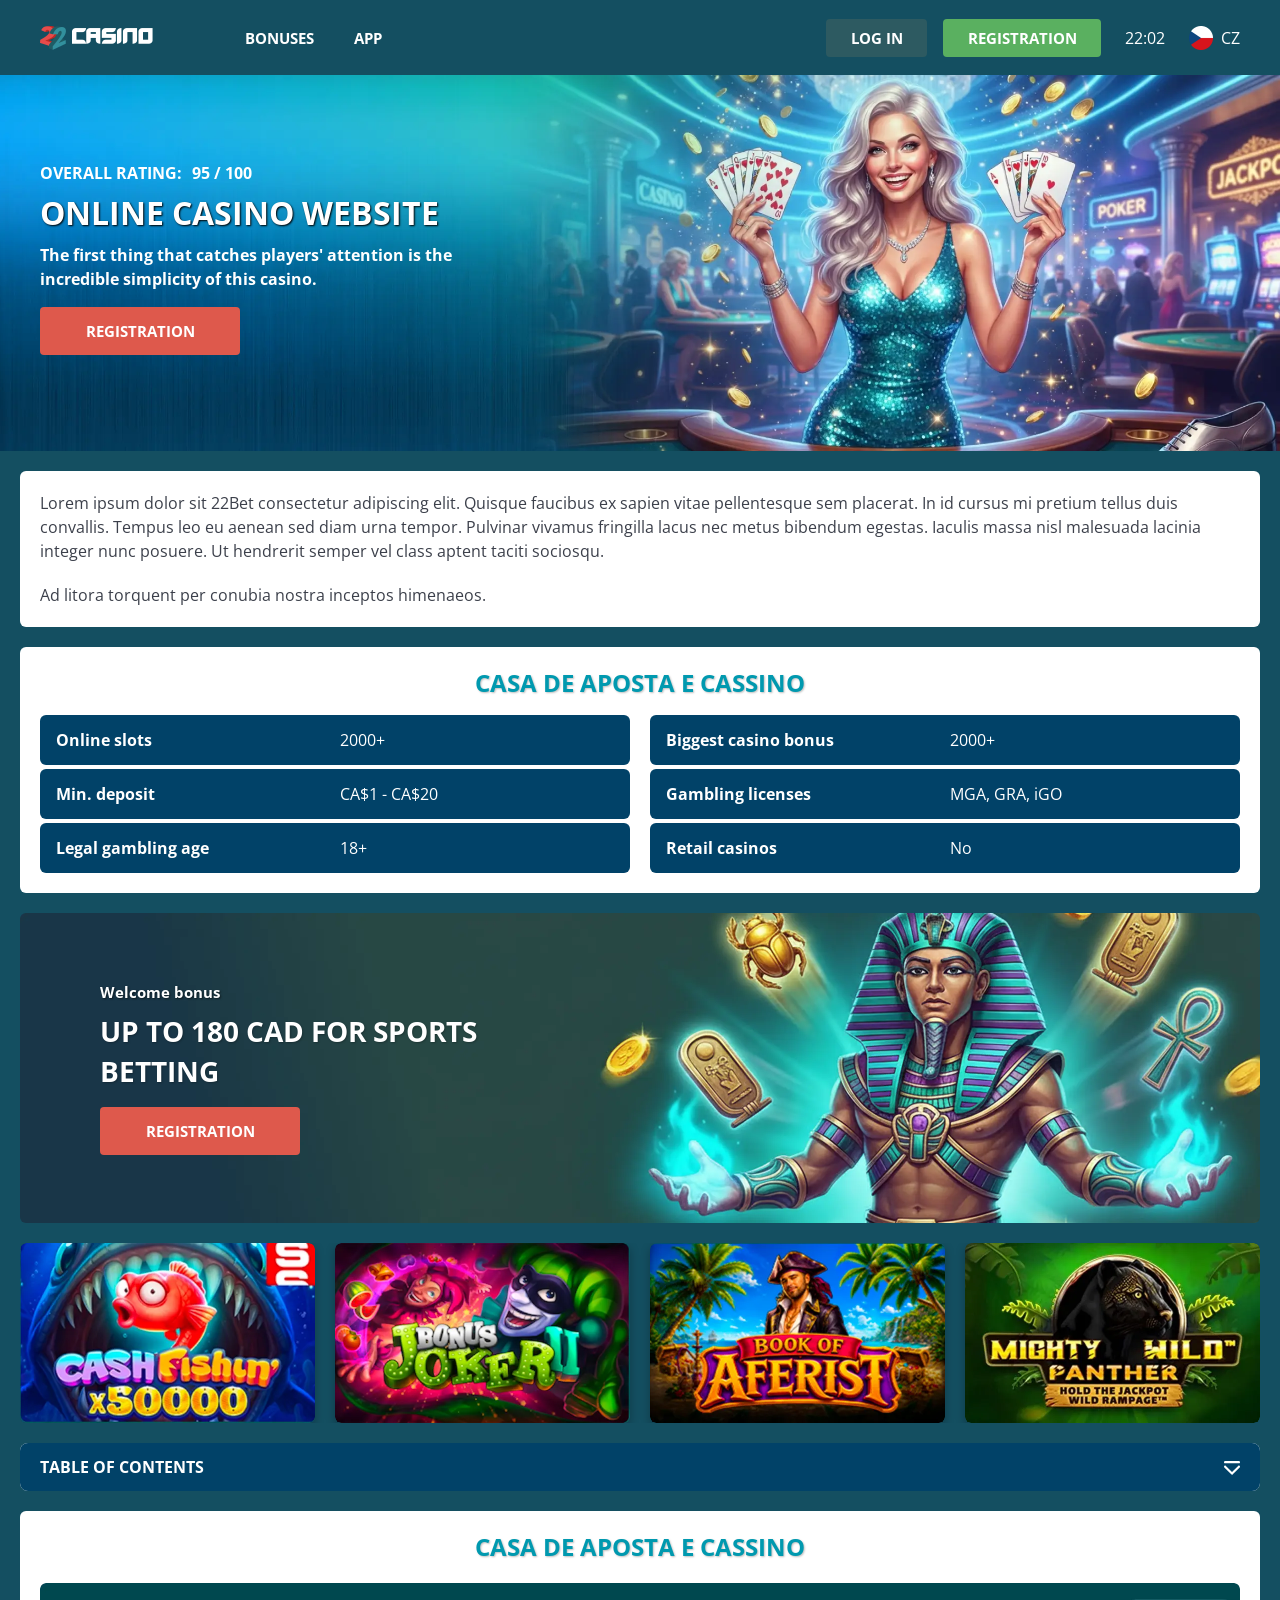
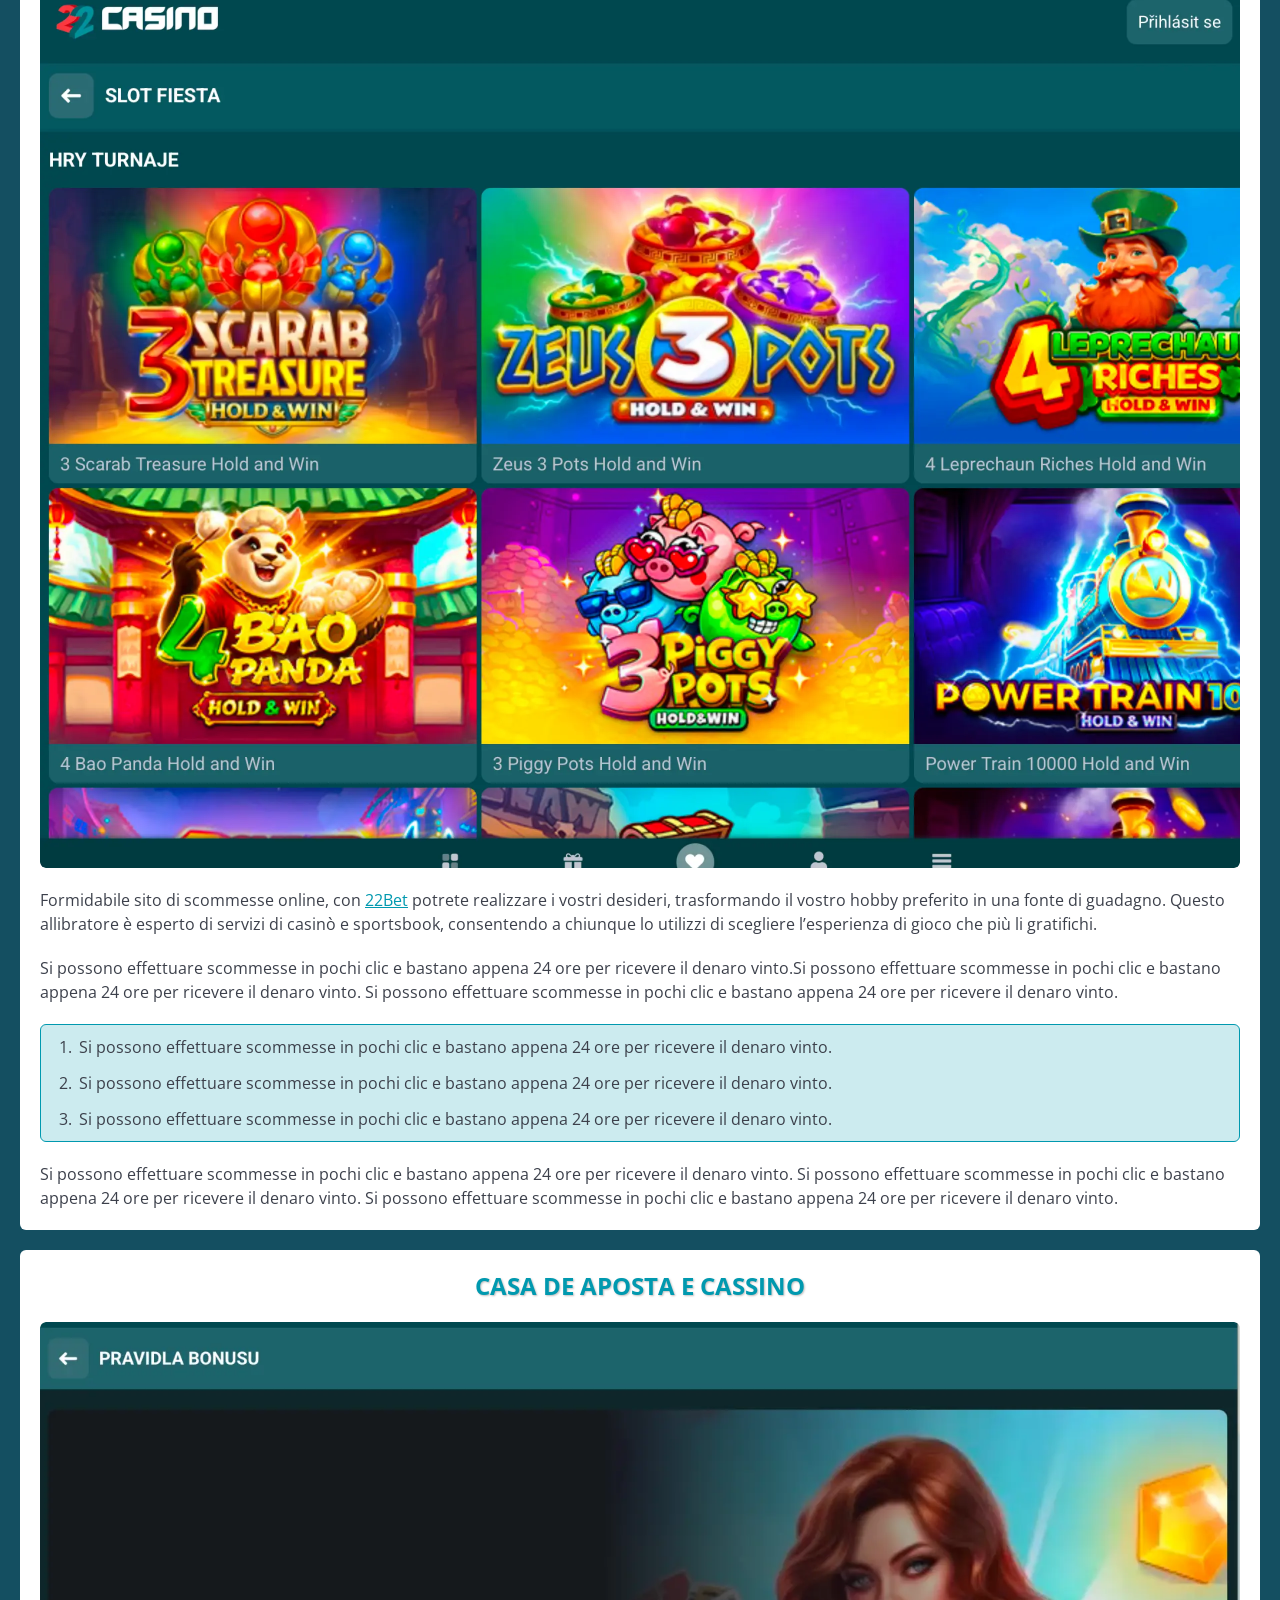
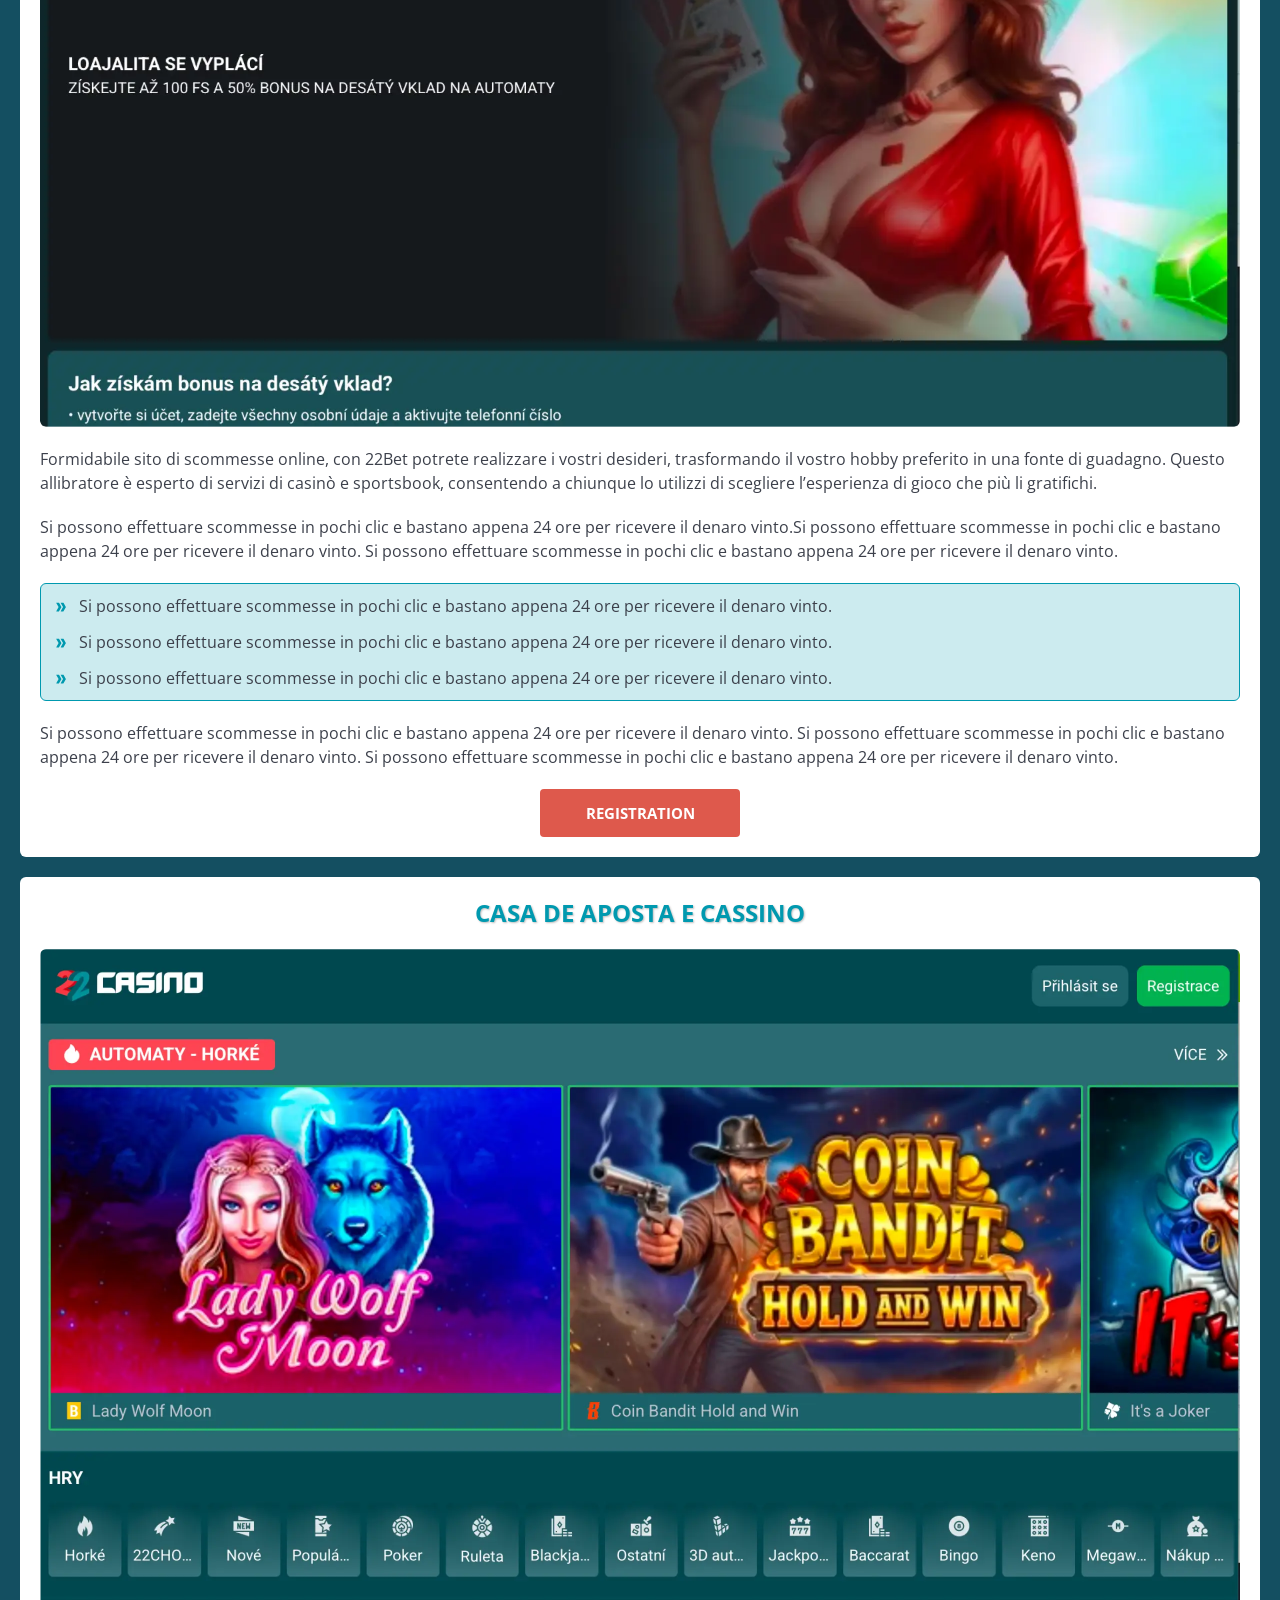
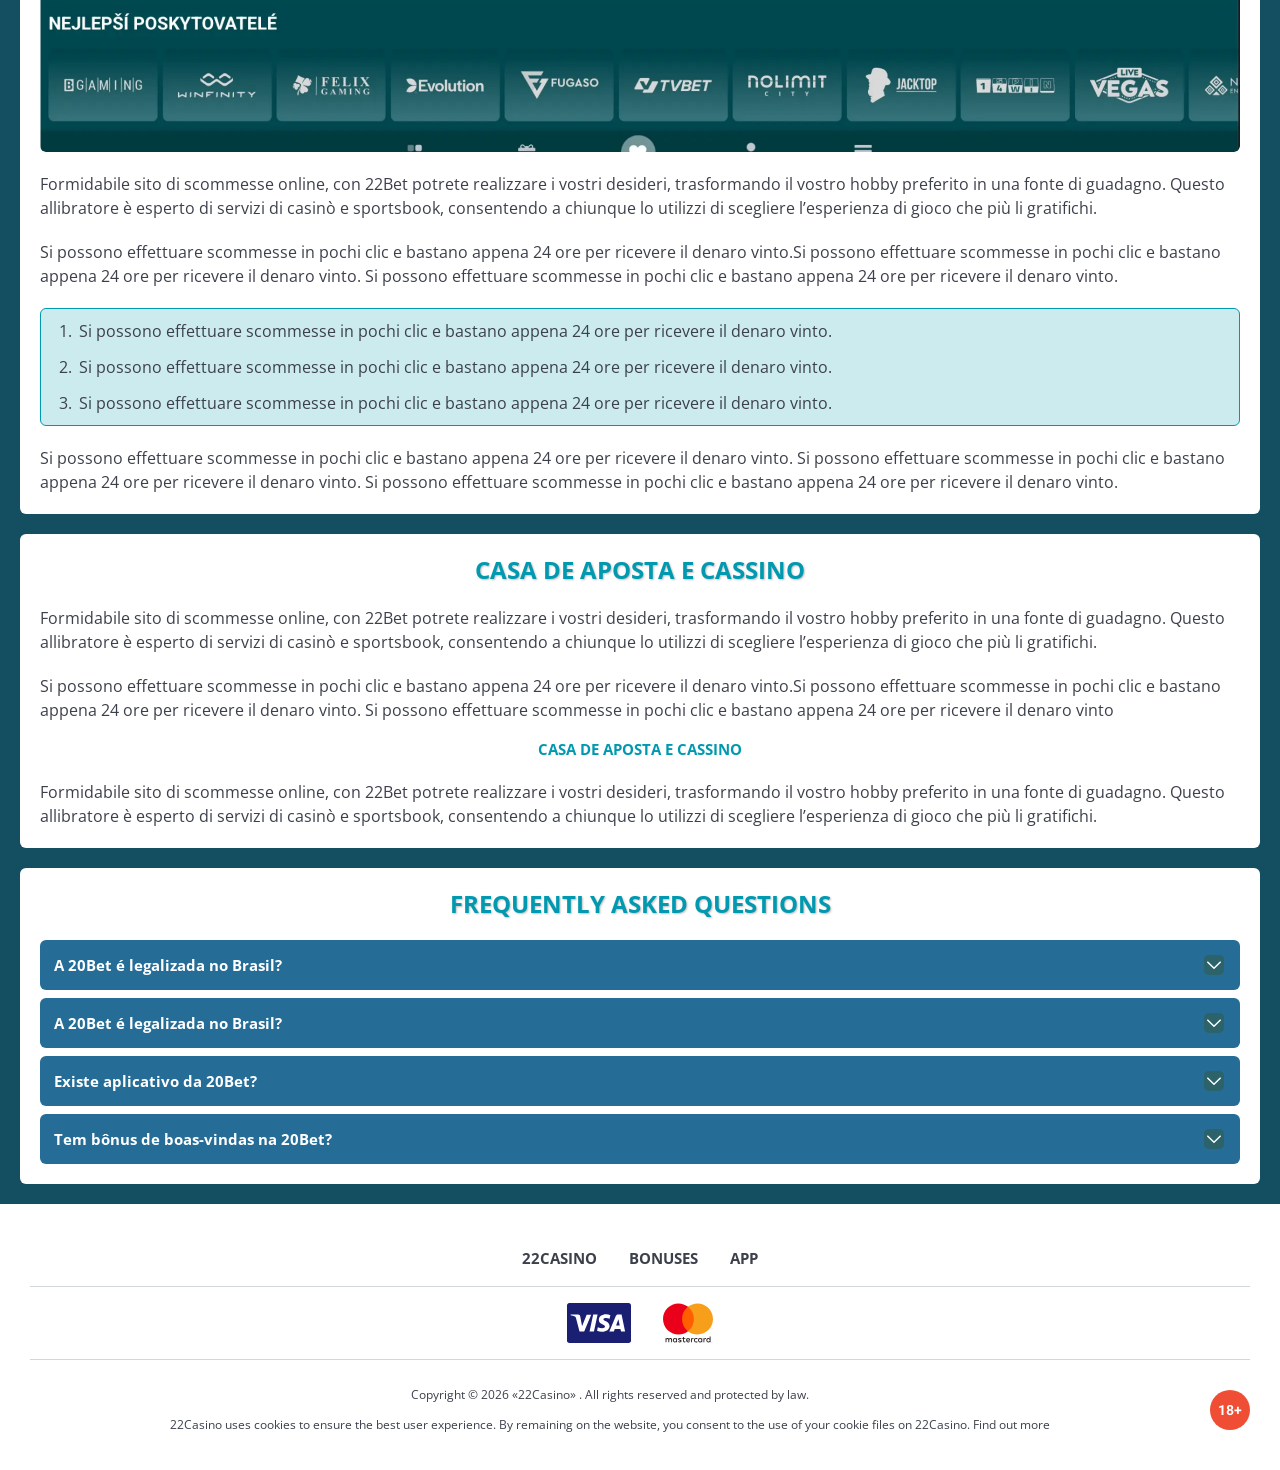
<file: index.html>
<!DOCTYPE html>
<html lang="cz">
  <head>
    <meta charset="UTF-8" />
   
    <meta name="viewport" content="width=device-width, initial-scale=1.0" />
    <title>22Bet </title>
    <meta name="description" content />
    <meta property="og:site_name" content />
    <meta property="og:title" content />
    <meta property="og:type" content="website" />
    <meta property="og:url" content />
    <meta property="og:image" content />
    <meta property="og:image:alt" content />
    <meta property="og:locale" content="cz" />
    <meta property="og:description" content />
    <link rel="preconnect" href="https://fonts.googleapis.com" />
    <link rel="preconnect" href="https://fonts.gstatic.com" crossorigin="anonymous" />
   <link href="https://fonts.googleapis.com/css2?family=Open+Sans:ital,wght@0,300..800;1,300..800&display=swap" rel="stylesheet">
<link href="https://fonts.googleapis.com/css?family=Roboto+Condensed&display=swap" rel="stylesheet">

   <link rel="stylesheet" href="./css/reset.css" />
    <link rel="stylesheet" href="./css/main.css" />
    <link rel="stylesheet" href="./css/media.css"/>
    <link rel="icon" href="./images/Group.png" type="image/x-icon"/>
    <script
    src="https://code.jquery.com/jquery-3.6.1.min.js"
    integrity="sha256-o88AwQnZB+VDvE9tvIXrMQaPlFFSUTR+nldQm1LuPXQ="
    crossorigin="anonymous"
  ></script>
  </head>
  <body>
    <header class="header">
      <section class="content header__content">
        <a href="./index.html" class="logo header__logo"
          ><img src="./images/logo.png" alt="logo" title
        /></a>
        <button class="header__btn-menu" >
          <svg width="16px" height="16px" viewBox="0 0 16 16" xmlns="http://www.w3.org/2000/svg">
              <rect y="0" width="16" height="3" rx="1.5"></rect>
              <rect y="6.5" width="16" height="3" rx="1.5"></rect>
              <rect y="13" width="16" height="3" rx="1.5"></rect>
            </svg>
        </button>

          <nav class="menu header__menu">
            <ul class="header__menu-list">
                
              <li >
                 <a href="./bonus.html" >
                Bonuses
              </a>
             
              
            </li>
              <li>
                <a href="./app.html">
                 App
                </a>
              </li>
           
             
            </ul>
            <div class="header__button header__button-menu " >
              <a href="#" class="button  button__login-menu">log in</a>
              <a href="#" class="button button__menu">registration</a>
            </div>
           
          </nav>
            <a href="#" class="button button__login">log in</a>
            <a href="#" class="button button__singup">registration</a>
            <div id="clock" class="header__time">00:00</div>
            <a href="#" class="header__flag">
                <span><img src="./images/flag.png" alt="flag" title /></span>
                <span>cz</span>
              </a>
      </section>
    </header>
     <main class="main home main-page">
        <section class=" hero hero__page">
           
            <div class="background">
              <img src="./images/main/bg-main.webp" alt="hero" title />
              
            </div>
            <div class="hero__wrapper">
              <div class="hero__data">
                <div class="hero__rating" >
                  <p>Overall Rating:</p>
                 
                  <span >
                    <span >95</span>
                  <span>/</span> 
                  <span >100</span>
                  
                  </span>
                </div>
                <h1 class="title general hero__title">
                 Online Casino Website
                </h1>
                <p class="hero__text">The first thing that catches players' attention is the incredible simplicity of this casino.</p>
                <a href="#" class="button  hero__button">Registration</a>
               
              </div>
             
            </div>
          </section>
      <section class="main__wrap main__wrap-page">
       
       <section class="content__wrapper content__wrapper-page">

         
        
       
          <section class="content article">
            <p>
             Lorem ipsum dolor sit 22Bet consectetur adipiscing elit. Quisque faucibus ex sapien vitae pellentesque sem placerat. In id cursus mi pretium tellus duis convallis. Tempus leo eu aenean sed diam urna tempor. Pulvinar vivamus fringilla lacus nec metus bibendum egestas. Iaculis massa nisl malesuada lacinia integer nunc posuere. Ut hendrerit semper vel class aptent taciti sociosqu.
            </p>
            <p>
             Ad litora torquent per conubia nostra inceptos himenaeos.
            </p>
          </section>
      <section class="content features">
            <h2 class="title high features__title">Casa de Aposta e Cassino</h2>
           
              <table class="features__table">
               <tbody class="features__group">
                 
                   <tr>
                   <td>Online slots</td>
                   <td>2000+</td>
                  </tr>
                  <tr>
                   <td>Biggest casino bonus</td>
                   <td>2000+</td>
                  </tr>
                  <tr>
                   <td>Min. deposit</td>
                   <td>CA$1 - CA$20</td>
                  </tr>
              
                     <tr>
                     <td>Gambling licenses</td>
                     <td>MGA, GRA, iGO</td>
                   </tr>
                   <tr>
                     <td>Legal gambling age</td>
                     <td>18+</td>
                   </tr>
                   <tr>
                     <td>Retail casinos</td>
                     <td>No</td>
                   </tr>
                
               </tbody>
             </table>
            
         
           </section>  

        
             
             <section class="content banner banner-main">
            <div class="background ">
              
              <img src="./images/main/banner-main.webp" alt="banner" title />
              
            </div>
            <div class="banner__info">
                <p class="banner__subtitle">Welcome bonus</p>
              <h2 class="title high banner__title-main">
             up to 180 CAD
for sports betting
              </h2>
          
              <a href="#" class="button banner__button">Registration</a>
            </div>
          </section>
          
           <section class="content casino">
           
              <ul class="casino__list ">
                <li class="casino__item">
                    <a href="#"><div class="casino__wrapper">
                      <img class="casino__img" src="./images/main/card-main1.webp" alt="" title>
                    <div class="casino__hover casino__hover-live">
                        
                        <div class="casino-box">
                            
                        <span href="#" class="button  casino__buttons">Play now</span>
                        </div>
                    </div>
                    </div>
                    </a>
                </li>
                <li class="casino__item">
                  <a href="#"><div class="casino__wrapper">
                      <img class="casino__img" src="./images/main/card-main2.webp" alt="" title>
                    <div class="casino__hover casino__hover-live">
                        
                        <div class="casino-box">
                            
                        <span href="#" class="button  casino__buttons">Play now</span>
                        </div>
                    </div>
                    </div>
                    </a>
              </li>
              <li class="casino__item">
              <a href="#"><div class="casino__wrapper">
                      <img class="casino__img" src="./images/main/card-main3.webp" alt="" title>
                    <div class="casino__hover casino__hover-live">
                        
                        <div class="casino-box">
                            
                        <span href="#" class="button  casino__buttons">Play now</span>
                        </div>
                    </div>
                    </div>
                    </a>
            </li>
             <li class="casino__item">
                <a href="#"><div class="casino__wrapper">
                      <img class="casino__img" src="./images/main/card-main4.webp" alt="" title>
                    <div class="casino__hover casino__hover-live">
                        
                        <div class="casino-box">
                            
                        <span href="#" class="button  casino__buttons">Play now</span>
                        </div>
                    </div>
                    </div>
                    </a>
            </li>
        

              </ul>
         </section>
              <section class="content menu-review__content">
              

            
                <div class="menu__review-desk menu__review-content">Table of Contents</div>
                <ul class="menu__review menu__review-list">
                  <li><a href="#">Lorem ipsum dolor sit</a></li>
                    <li><a href="#">Amet consectetur adipiscing</a></li>
                      <li><a href="#">Quisque faucibus ex sapien vitae</a></li>
                        <li><a href="#">Ut hendrerit sempero</a></li>
                          <li><a href="#">Pulvinar vivamus fringilla</a></li>
                           <li><a href="#">Ad litora torquent per conubia</a></li>
                         
                          
                </ul>
             
          
          </section>
          
        
          <section class="content article">
            <h2 class="title high article__title">Casa de Aposta e Cassino</h2>
             <div class="images">
              <img src="./images/main/image1-main.webp" alt="banner" title />
            </div>
            <p>
             Formidabile sito di scommesse online, con <a href="#">22Bet</a> potrete realizzare i vostri desideri, trasformando il vostro hobby preferito in una fonte di guadagno. Questo allibratore è esperto di servizi di casinò e sportsbook, consentendo a chiunque lo utilizzi di scegliere l’esperienza di gioco che più li gratifichi.
            </p>
            <p>
             Si possono effettuare scommesse in pochi clic e bastano appena 24 ore per ricevere il denaro vinto.Si possono effettuare scommesse in pochi clic e bastano appena 24 ore per ricevere il denaro vinto. Si possono effettuare scommesse in pochi clic e bastano appena 24 ore per ricevere il denaro vinto.
            </p>
           <ol>
              <li>Si possono effettuare scommesse in pochi clic e bastano appena 24 ore per ricevere il denaro vinto.</li>
              <li>Si possono effettuare scommesse in pochi clic e bastano appena 24 ore per ricevere il denaro vinto.</li>
              <li>Si possono effettuare scommesse in pochi clic e bastano appena 24 ore per ricevere il denaro vinto.</li>
            </ol>
            <p>Si possono effettuare scommesse in pochi clic e bastano appena 24 ore per ricevere il denaro vinto. Si possono effettuare scommesse in pochi clic e bastano appena 24 ore per ricevere il denaro vinto. Si possono effettuare scommesse in pochi clic e bastano appena 24 ore per ricevere il denaro vinto.</p>
          </section>
           <section class="content article">
            <h2 class="title high article__title">Casa de Aposta e Cassino</h2>
             <div class="images">
              <img src="./images/main/image2-main.webp" alt="banner" title />
            </div>
            <p>
             Formidabile sito di scommesse online, con 22Bet potrete realizzare i vostri desideri, trasformando il vostro hobby preferito in una fonte di guadagno. Questo allibratore è esperto di servizi di casinò e sportsbook, consentendo a chiunque lo utilizzi di scegliere l’esperienza di gioco che più li gratifichi.
            </p>
            <p>
             Si possono effettuare scommesse in pochi clic e bastano appena 24 ore per ricevere il denaro vinto.Si possono effettuare scommesse in pochi clic e bastano appena 24 ore per ricevere il denaro vinto. Si possono effettuare scommesse in pochi clic e bastano appena 24 ore per ricevere il denaro vinto.
            </p>
           <ul>
              <li>Si possono effettuare scommesse in pochi clic e bastano appena 24 ore per ricevere il denaro vinto.</li>
              <li>Si possono effettuare scommesse in pochi clic e bastano appena 24 ore per ricevere il denaro vinto.</li>
              <li>Si possono effettuare scommesse in pochi clic e bastano appena 24 ore per ricevere il denaro vinto.</li>
            </ul>
            <p>Si possono effettuare scommesse in pochi clic e bastano appena 24 ore per ricevere il denaro vinto. Si possono effettuare scommesse in pochi clic e bastano appena 24 ore per ricevere il denaro vinto. Si possono effettuare scommesse in pochi clic e bastano appena 24 ore per ricevere il denaro vinto.</p>
         <a href="#" class="button">Registration</a>
          </section>
           <section class="content article">
            <h2 class="title high article__title">Casa de Aposta e Cassino</h2>
             <div class="images">
              <img src="./images/main/image3-main.webp" alt="banner" title />
            </div>
            <p>
             Formidabile sito di scommesse online, con 22Bet potrete realizzare i vostri desideri, trasformando il vostro hobby preferito in una fonte di guadagno. Questo allibratore è esperto di servizi di casinò e sportsbook, consentendo a chiunque lo utilizzi di scegliere l’esperienza di gioco che più li gratifichi.
            </p>
            <p>
             Si possono effettuare scommesse in pochi clic e bastano appena 24 ore per ricevere il denaro vinto.Si possono effettuare scommesse in pochi clic e bastano appena 24 ore per ricevere il denaro vinto. Si possono effettuare scommesse in pochi clic e bastano appena 24 ore per ricevere il denaro vinto.
            </p>
           <ol>
              <li>Si possono effettuare scommesse in pochi clic e bastano appena 24 ore per ricevere il denaro vinto.</li>
              <li>Si possono effettuare scommesse in pochi clic e bastano appena 24 ore per ricevere il denaro vinto.</li>
              <li>Si possono effettuare scommesse in pochi clic e bastano appena 24 ore per ricevere il denaro vinto.</li>
            </ol>
            <p>Si possono effettuare scommesse in pochi clic e bastano appena 24 ore per ricevere il denaro vinto. Si possono effettuare scommesse in pochi clic e bastano appena 24 ore per ricevere il denaro vinto. Si possono effettuare scommesse in pochi clic e bastano appena 24 ore per ricevere il denaro vinto.</p>
          </section>
           <section class="content article">
            <h2 class="title high article__title">Casa de Aposta e Cassino</h2>
            <p>Formidabile sito di scommesse online, con 22Bet potrete realizzare i vostri desideri, trasformando il vostro hobby preferito in una fonte di guadagno. Questo allibratore è esperto di servizi di casinò e sportsbook, consentendo a chiunque lo utilizzi di scegliere l’esperienza di gioco che più li gratifichi.</p>
            <p>Si possono effettuare scommesse in pochi clic e bastano appena 24 ore per ricevere il denaro vinto.Si possono effettuare scommesse in pochi clic e bastano appena 24 ore per ricevere il denaro vinto. Si possono effettuare scommesse in pochi clic e bastano appena 24 ore per ricevere il denaro vinto</p>
            <h3>Casa de Aposta e Cassino</h3>
            <p>Formidabile sito di scommesse online, con 22Bet potrete realizzare i vostri desideri, trasformando il vostro hobby preferito in una fonte di guadagno. Questo allibratore è esperto di servizi di casinò e sportsbook, consentendo a chiunque lo utilizzi di scegliere l’esperienza di gioco che più li gratifichi.</p>
           </section>

          <section class="content faq">
            <h2 class="title high faq__title">Frequently Asked Questions</h2>
            <ol class="faq__list " >
              <li class="faq__item"  >
                <h3 class="title medium faq__subtitle js-button-expander js-button-expander--faq"  >A 20Bet é legalizada no Brasil?
                 </h3>
                <div  class="faq__answer js-expand-content js-expand-content--faq" >
                  <p  >
                    Sim, a casa de apostas tem licença emitida por Curaçao, que é reconhecida no Brasil e a permite atuar por aqui.
                  </p>
                </div>
              </li>
              <li class="faq__item"  >
                <h3 class="title medium faq__subtitle js-button-expander js-button-expander--faq"  >A 20Bet é legalizada no Brasil?</h3>
                <div class="faq__answer js-expand-content js-expand-content--faq" >
                  <p  >
                    Sim, a casa de apostas tem licença emitida por Curaçao, que é reconhecida no Brasil e a permite atuar por aqui.
                  </p>
                </div>
              </li> 
              <li class="faq__item"  >
                <h3 class="title medium faq__subtitle js-button-expander js-button-expander--faq"  >Existe aplicativo da 20Bet?</h3>
                <div class="faq__answer js-expand-content js-expand-content--faq" >
                  <p  >
                   Sim, disponível para sistemas operacionais iOS e Android.
                  </p>
                </div>
              </li> 
              <li class="faq__item"  >
                <h3 class="title medium faq__subtitle js-button-expander js-button-expander--faq"  >Tem bônus de boas-vindas na 20Bet?</h3>
                <div class="faq__answer js-expand-content js-expand-content--faq" >
                  <p  >
                   O pacote especial para novos usuários da 20Bet paga 100% sobre o primeiro depósito, com limite de 600 BRL.
                  </p>
                </div>
              </li> 
             
            </ol>
          </section>
          
        </section> 
      
        <div class=""  onclick="scrollToTop()">
          <button class="main__arrow" id="scrollToTopBtn"></button>
        </div> 
        
      </section>
    </main> 
     <footer class=" footer ">
      <section class="content footer__content">
        <ul class="footer__menu">
         <li><a href="/">22casino</a></li>
         <li><a href="./bonus.html">Bonuses</a></li>
         <li><a href="./app.html">App</a></li>
        
        </ul>
          <ul class="footer__cards-list">
           
            <li>
              <a href="#"
                ><img src="./images/footer-img1.svg" alt="card" title
              /></a>
            </li>
           <li>
              <a href="#"
                ><img src="./images/footer-img2.svg" alt="card" title
              /></a>
            </li> 
          </ul>
       
        <div class="footer__wrapp">
          <div class="footer__text">
           
            <p>Copyright &copy; 2026 «22Casino» . All rights reserved and protected by law.
</p>
<p>22Casino uses cookies to ensure the best user experience. By remaining on the website, you consent to the use of your cookie files on 22Casino. Find out more</p>
           
          </div>
         <div class="footer__box">
           <div class="footer__age">
          <img src="./images/age.svg" alt="" title>
          </div>
         
         </div>
        </div>
      
      </section>
    </footer>
    <script src="./js/arrowUp.js" defer></script>
    <script src="./js/sidebar.js" defer></script>
    <script src="./js/expander.js" defer></script>
    <script src="./js/mobile-menu.js" defer></script>
    <script src="./js/clock.js" defer></script>
  </body>
</html>
</file>
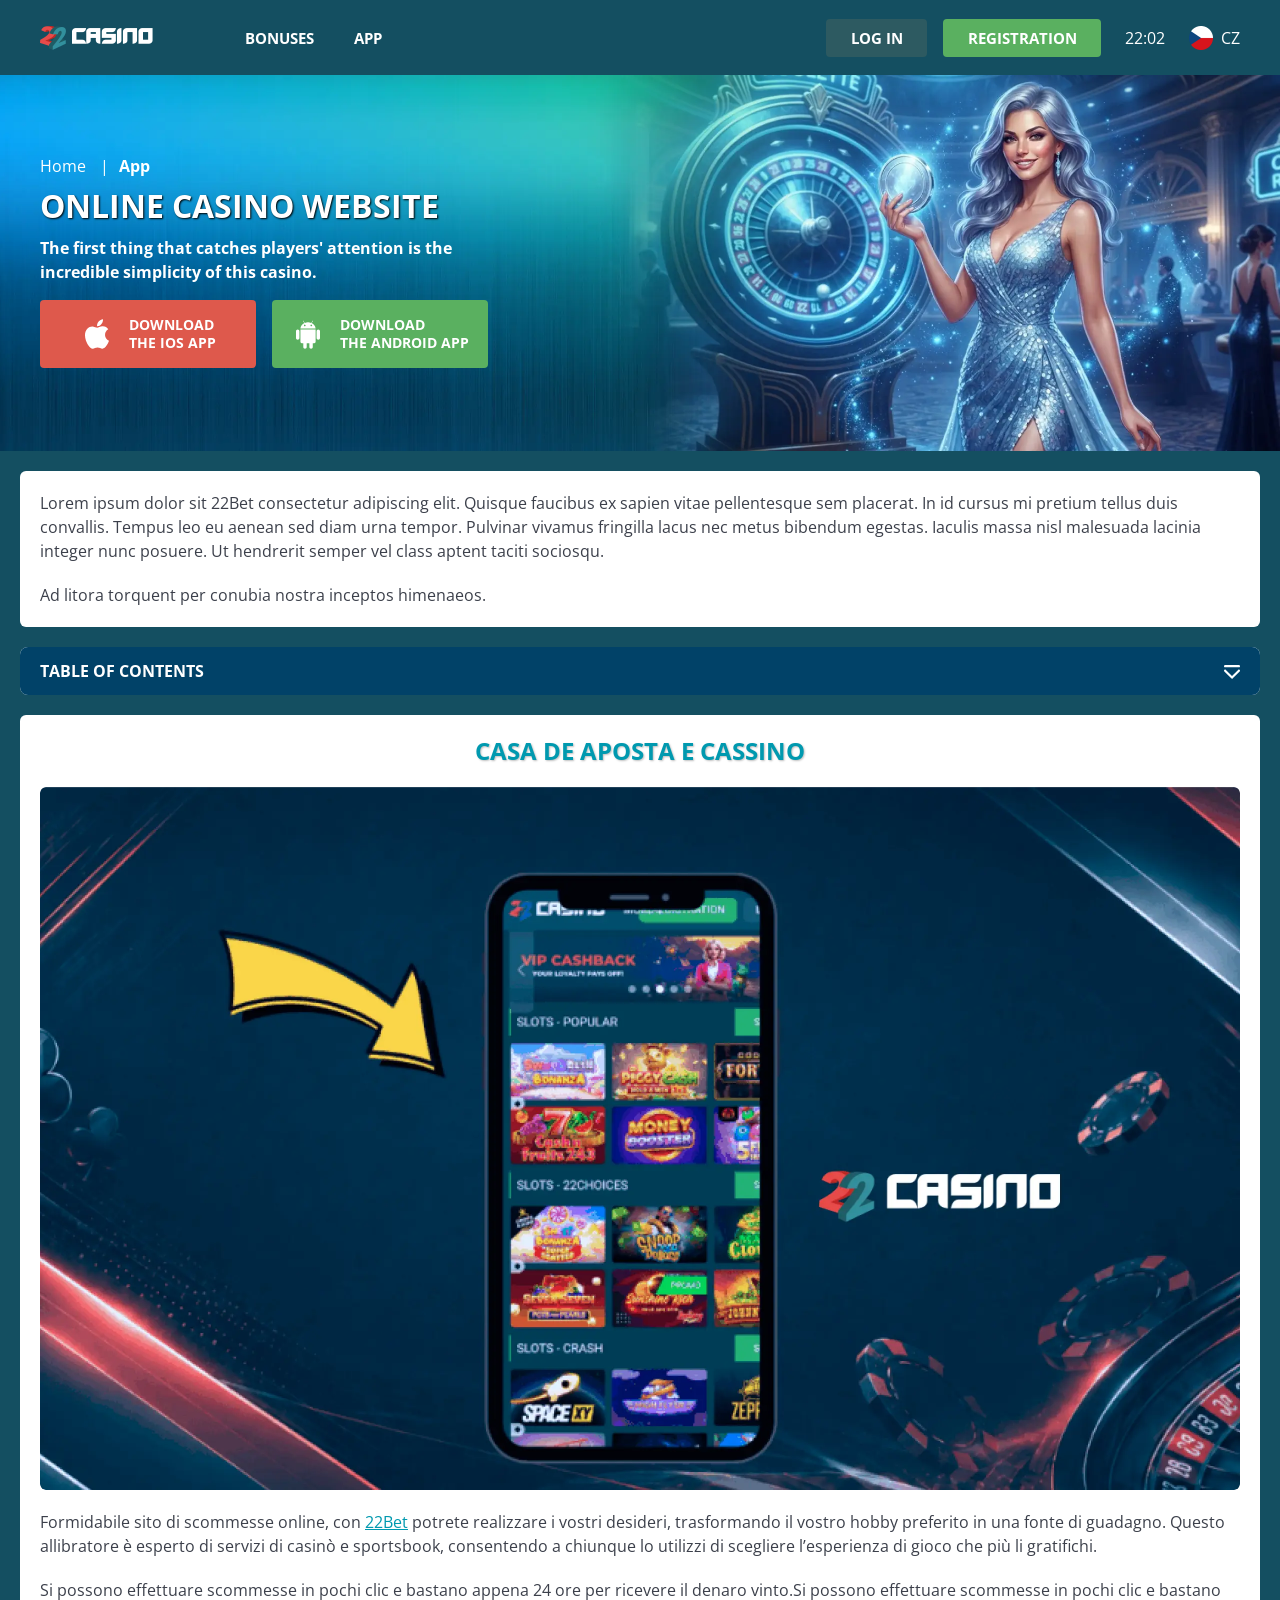
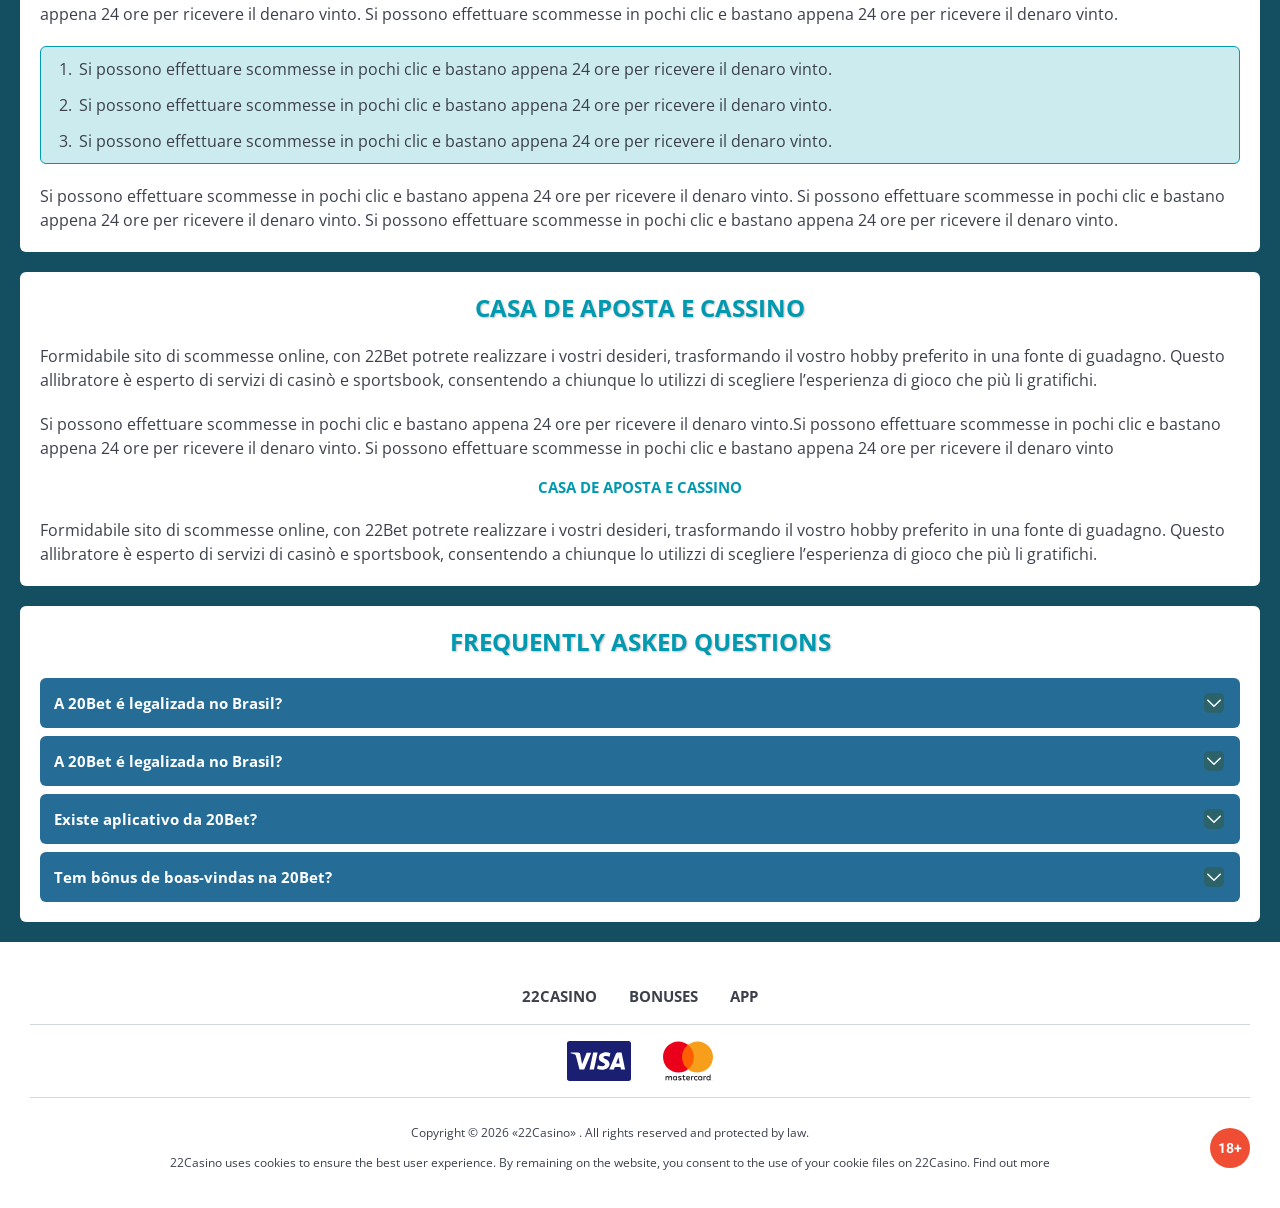
<file: app.html>
<!DOCTYPE html>
<html lang="cz">
  <head>
    <meta charset="UTF-8" />
   
    <meta name="viewport" content="width=device-width, initial-scale=1.0" />
    <title>22Bet </title>
    <meta name="description" content />
    <meta property="og:site_name" content />
    <meta property="og:title" content />
    <meta property="og:type" content="website" />
    <meta property="og:url" content />
    <meta property="og:image" content />
    <meta property="og:image:alt" content />
    <meta property="og:locale" content="cz" />
    <meta property="og:description" content />
    <link rel="preconnect" href="https://fonts.googleapis.com" />
    <link rel="preconnect" href="https://fonts.gstatic.com" crossorigin="anonymous" />
   <link href="https://fonts.googleapis.com/css2?family=Open+Sans:ital,wght@0,300..800;1,300..800&display=swap" rel="stylesheet">
<link href="https://fonts.googleapis.com/css?family=Roboto+Condensed&display=swap" rel="stylesheet">

   <link rel="stylesheet" href="./css/reset.css" />
    <link rel="stylesheet" href="./css/main.css" />
    <link rel="stylesheet" href="./css/media.css"/>
    <link rel="icon" href="./images/Group.png" type="image/x-icon"/>
    <script
    src="https://code.jquery.com/jquery-3.6.1.min.js"
    integrity="sha256-o88AwQnZB+VDvE9tvIXrMQaPlFFSUTR+nldQm1LuPXQ="
    crossorigin="anonymous"
  ></script>
  </head>
  <body>
    <header class="header">
      <section class="content header__content">
        <a href="./index.html" class="logo header__logo"
          ><img src="./images/logo.png" alt="logo" title
        /></a>
        <button class="header__btn-menu" >
          <svg width="16px" height="16px" viewBox="0 0 16 16" xmlns="http://www.w3.org/2000/svg">
              <rect y="0" width="16" height="3" rx="1.5"></rect>
              <rect y="6.5" width="16" height="3" rx="1.5"></rect>
              <rect y="13" width="16" height="3" rx="1.5"></rect>
            </svg>
        </button>

          <nav class="menu header__menu">
        <ul class="header__menu-list">
                
              <li >
                 <a href="./bonus.html" >
                Bonuses
              </a>
             
              
            </li>
              <li>
                <a href="./app.html">
                 App
                </a>
              </li>
           
             
            </ul>
            <div class="header__button header__button-menu " >
              <a href="#" class="button  button__login-menu">log in</a>
              <a href="#" class="button button__menu">registration</a>
            </div>
           
          </nav>
            <a href="#" class="button button__login">log in</a>
            <a href="#" class="button button__singup">registration</a>
            <div id="clock" class="header__time">00:00</div>
            <a href="#" class="header__flag">
                <span><img src="./images/flag.png" alt="flag" title /></span>
                <span>cz</span>
              </a>
      </section>
    </header>
     <main class="main home main-page">
        <section class=" hero hero__page">
           
            <div class="background background-page">
              <img src="./images/app/bg-app.webp" alt="hero" title />
              
            </div>
            <div class="hero__wrapper hero__wrapper-page">
              <div class="hero__data hero__data-bonus">
                <ul
                class="breadcrumbs "
                
              >
                <li
                  
                >
                  <a href="#" >
                    <span >Home</span></a
                  >
                 
                </li>
                <li
                  
                >
                  <a href="/" > <span >App</span></a>
                 
                </li>
              </ul>
                <h1 class="title general hero__title">
                  Online Casino Website
                </h1>
                 <p class="hero__text">The first thing that catches players' attention is the incredible simplicity of this casino.</p>
               
              <div class="banner__content banner__content-app">
             
                  <a href="#" class="banner__btn banner__btn-app">
                    <img src="./images/main/apple-app.svg" alt="icon" title>
                   Download  </br>
THE IOS APP
                  </a>
                  <a href="#" class="banner__btn banner__btn-android"
                    > <img src="./images/main/android-app.svg" alt="icon" title>Download  </br>
THE android APP</a
                  >
                </div>
              </div>
             
            </div>
          </section>
      <section class="main__wrap main__wrap-page">
       
       <section class="content__wrapper content__wrapper-page">

         
        
       
          <section class="content article">
            <p>
             Lorem ipsum dolor sit 22Bet consectetur adipiscing elit. Quisque faucibus ex sapien vitae pellentesque sem placerat. In id cursus mi pretium tellus duis convallis. Tempus leo eu aenean sed diam urna tempor. Pulvinar vivamus fringilla lacus nec metus bibendum egestas. Iaculis massa nisl malesuada lacinia integer nunc posuere. Ut hendrerit semper vel class aptent taciti sociosqu.
            </p>
            <p>
             Ad litora torquent per conubia nostra inceptos himenaeos.
            </p>
          </section>
         
       <section class="content menu-review__content">
              

            
                <div class="menu__review-desk menu__review-content">Table of Contents</div>
                <ul class="menu__review menu__review-list">
                  <li><a href="#">Lorem ipsum dolor sit</a></li>
                    <li><a href="#">Amet consectetur adipiscing</a></li>
                      <li><a href="#">Quisque faucibus ex sapien vitae</a></li>
                        <li><a href="#">Ut hendrerit sempero</a></li>
                          <li><a href="#">Pulvinar vivamus fringilla</a></li>
                           <li><a href="#">Ad litora torquent per conubia</a></li>
                         
                          
                </ul>
             
          
          </section>
        
          <section class="content article">
            <h2 class="title high article__title">Casa de Aposta e Cassino</h2>
             <div class="images">
              <img src="./images/app/image1-app.webp" alt="banner" title />
            </div>
            <p>
             Formidabile sito di scommesse online, con <a href="#">22Bet</a> potrete realizzare i vostri desideri, trasformando il vostro hobby preferito in una fonte di guadagno. Questo allibratore è esperto di servizi di casinò e sportsbook, consentendo a chiunque lo utilizzi di scegliere l’esperienza di gioco che più li gratifichi.
            </p>
            <p>
             Si possono effettuare scommesse in pochi clic e bastano appena 24 ore per ricevere il denaro vinto.Si possono effettuare scommesse in pochi clic e bastano appena 24 ore per ricevere il denaro vinto. Si possono effettuare scommesse in pochi clic e bastano appena 24 ore per ricevere il denaro vinto.
            </p>
           <ol>
              <li>Si possono effettuare scommesse in pochi clic e bastano appena 24 ore per ricevere il denaro vinto.</li>
              <li>Si possono effettuare scommesse in pochi clic e bastano appena 24 ore per ricevere il denaro vinto.</li>
              <li>Si possono effettuare scommesse in pochi clic e bastano appena 24 ore per ricevere il denaro vinto.</li>
            </ol>
            <p>Si possono effettuare scommesse in pochi clic e bastano appena 24 ore per ricevere il denaro vinto. Si possono effettuare scommesse in pochi clic e bastano appena 24 ore per ricevere il denaro vinto. Si possono effettuare scommesse in pochi clic e bastano appena 24 ore per ricevere il denaro vinto.</p>
          </section>
         
         
           <section class="content article">
            <h2 class="title high article__title">Casa de Aposta e Cassino</h2>
            <p>Formidabile sito di scommesse online, con 22Bet potrete realizzare i vostri desideri, trasformando il vostro hobby preferito in una fonte di guadagno. Questo allibratore è esperto di servizi di casinò e sportsbook, consentendo a chiunque lo utilizzi di scegliere l’esperienza di gioco che più li gratifichi.</p>
            <p>Si possono effettuare scommesse in pochi clic e bastano appena 24 ore per ricevere il denaro vinto.Si possono effettuare scommesse in pochi clic e bastano appena 24 ore per ricevere il denaro vinto. Si possono effettuare scommesse in pochi clic e bastano appena 24 ore per ricevere il denaro vinto</p>
            <h3>Casa de Aposta e Cassino</h3>
            <p>Formidabile sito di scommesse online, con 22Bet potrete realizzare i vostri desideri, trasformando il vostro hobby preferito in una fonte di guadagno. Questo allibratore è esperto di servizi di casinò e sportsbook, consentendo a chiunque lo utilizzi di scegliere l’esperienza di gioco che più li gratifichi.</p>
           </section>

          <section class="content faq">
            <h2 class="title high faq__title">Frequently Asked Questions</h2>
            <ul class="faq__list " >
              <li class="faq__item"  >
                <h3 class="title medium faq__subtitle js-button-expander js-button-expander--faq"  >A 20Bet é legalizada no Brasil?
                 </h3>
                <div  class="faq__answer js-expand-content js-expand-content--faq" >
                  <p  >
                    Sim, a casa de apostas tem licença emitida por Curaçao, que é reconhecida no Brasil e a permite atuar por aqui.
                  </p>
                </div>
              </li>
              <li class="faq__item"  >
                <h3 class="title medium faq__subtitle js-button-expander js-button-expander--faq"  >A 20Bet é legalizada no Brasil?</h3>
                <div class="faq__answer js-expand-content js-expand-content--faq" >
                  <p  >
                    Sim, a casa de apostas tem licença emitida por Curaçao, que é reconhecida no Brasil e a permite atuar por aqui.
                  </p>
                </div>
              </li> 
              <li class="faq__item"  >
                <h3 class="title medium faq__subtitle js-button-expander js-button-expander--faq"  >Existe aplicativo da 20Bet?</h3>
                <div class="faq__answer js-expand-content js-expand-content--faq" >
                  <p  >
                   Sim, disponível para sistemas operacionais iOS e Android.
                  </p>
                </div>
              </li> 
              <li class="faq__item"  >
                <h3 class="title medium faq__subtitle js-button-expander js-button-expander--faq"  >Tem bônus de boas-vindas na 20Bet?</h3>
                <div class="faq__answer js-expand-content js-expand-content--faq" >
                  <p  >
                   O pacote especial para novos usuários da 20Bet paga 100% sobre o primeiro depósito, com limite de 600 BRL.
                  </p>
                </div>
              </li> 
             
            </ul>
          </section>
          
        </section> 
      
        <div class=""  onclick="scrollToTop()">
          <button class="main__arrow" id="scrollToTopBtn"></button>
        </div> 
        
      </section>
    </main> 
  <footer class=" footer ">
      <section class="content footer__content">
        <ul class="footer__menu">
         <li><a href="/">22casino</a></li>
         <li><a href="./bonus.html">Bonuses</a></li>
         <li><a href="./app.html">App</a></li>
        
        </ul>
          <ul class="footer__cards-list">
           
            <li>
              <a href="#"
                ><img src="./images/footer-img1.svg" alt="card" title
              /></a>
            </li>
           <li>
              <a href="#"
                ><img src="./images/footer-img2.svg" alt="card" title
              /></a>
            </li> 
          </ul>
       
        <div class="footer__wrapp">
          <div class="footer__text">
           
            <p>Copyright &copy; 2026 «22Casino» . All rights reserved and protected by law.
</p>
<p>22Casino uses cookies to ensure the best user experience. By remaining on the website, you consent to the use of your cookie files on 22Casino. Find out more</p>
           
          </div>
         <div class="footer__box">
           <div class="footer__age">
          <img src="./images/age.svg" alt="" title>
          </div>
         
         </div>
        </div>
      
      </section>
    </footer>
    <script src="./js/arrowUp.js" defer></script>
    <script src="./js/sidebar.js" defer></script>
    <script src="./js/expander.js" defer></script>
    <script src="./js/mobile-menu.js" defer></script>
    <script src="./js/clock.js" defer></script>
  </body>
</html>
</file>
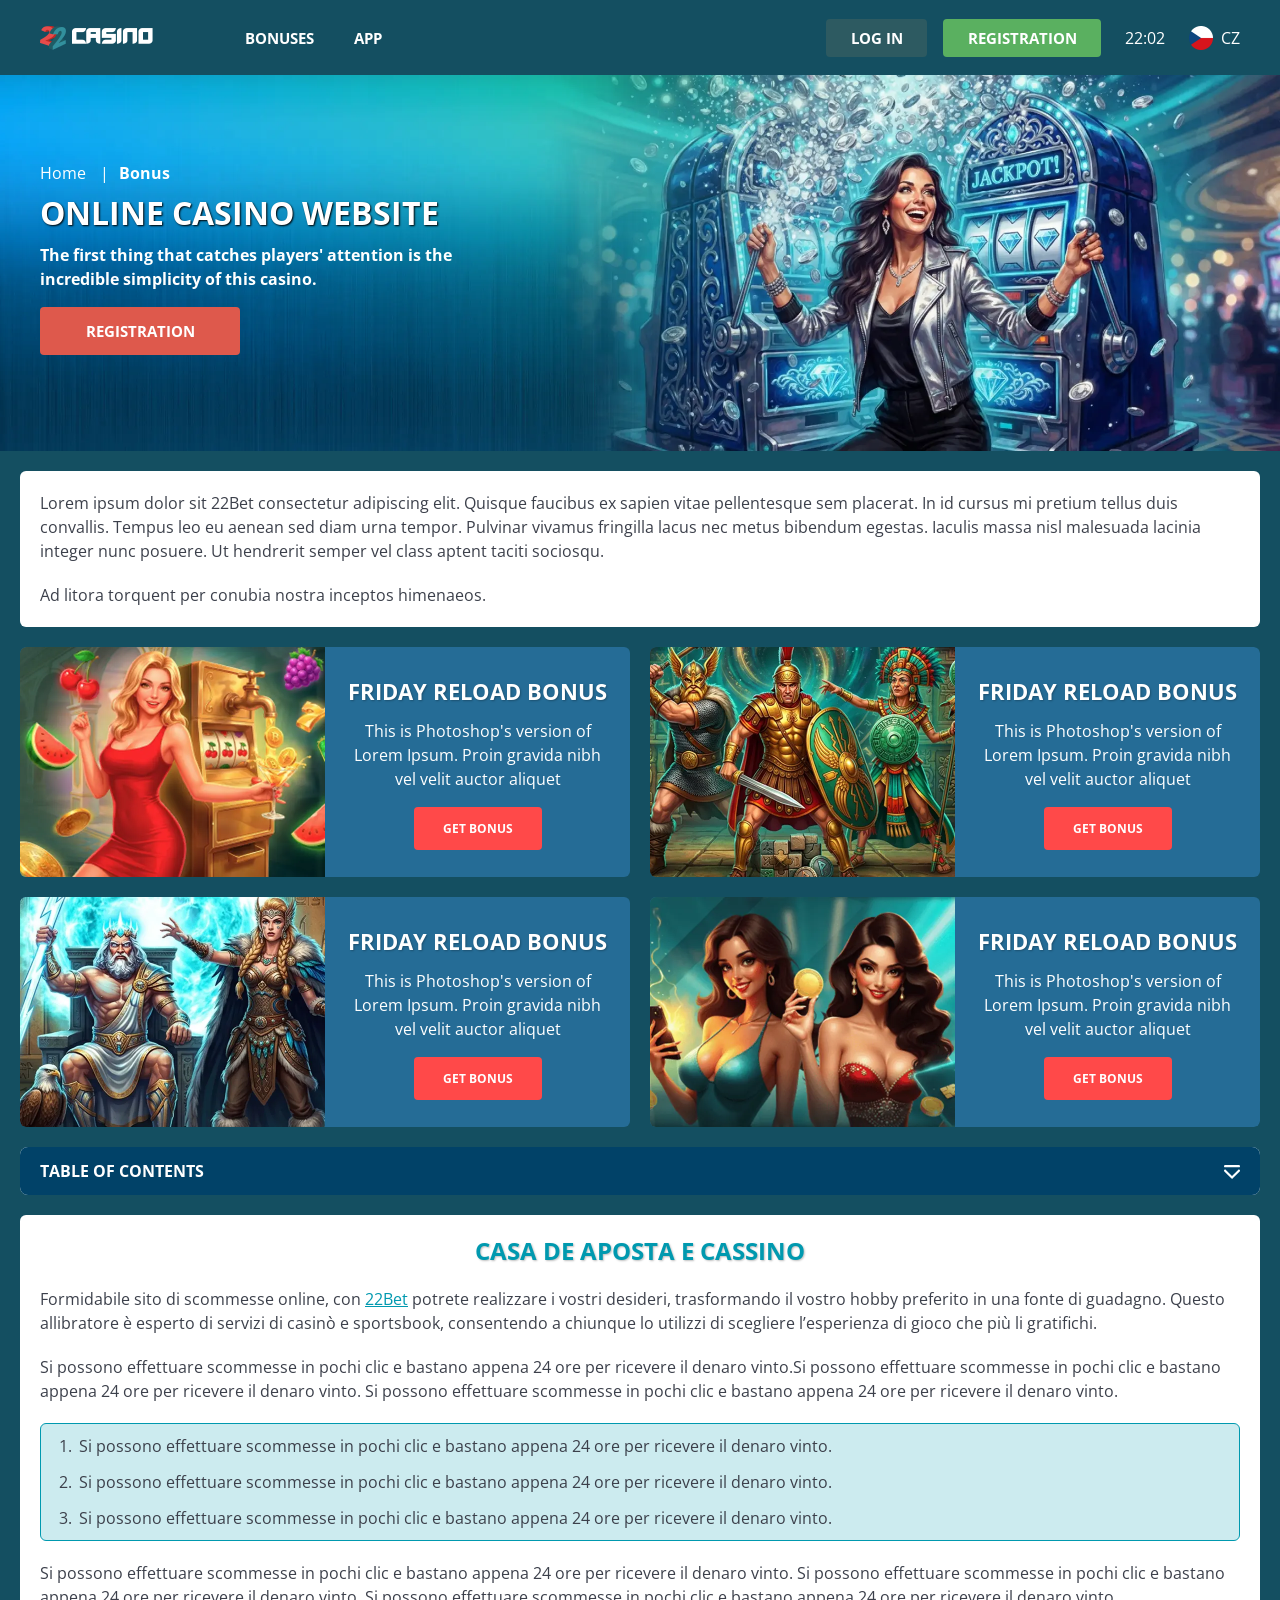
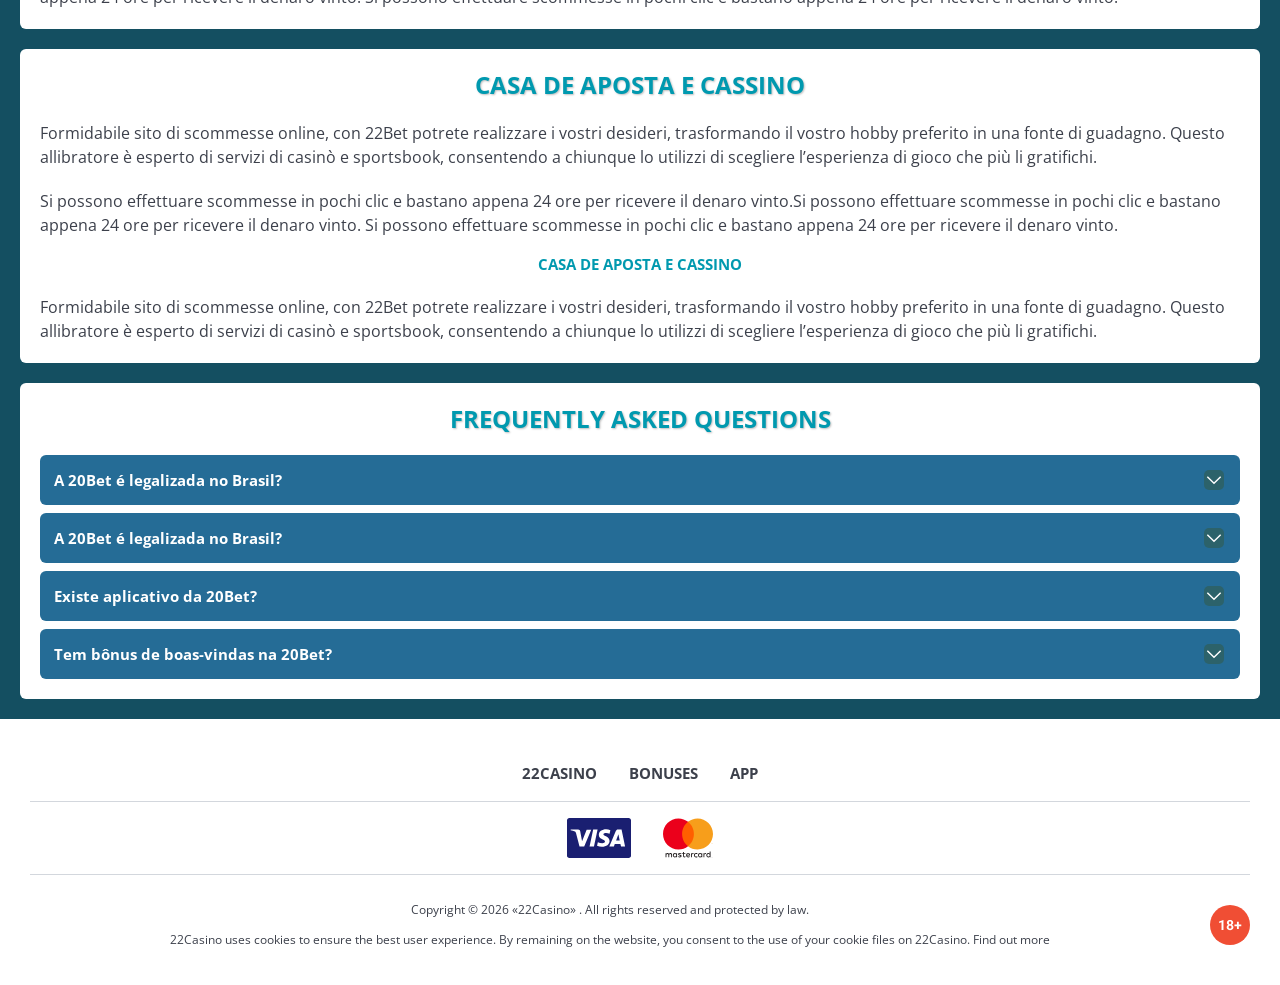
<file: bonus.html>
<!DOCTYPE html>
<html lang="cz">
  <head>
    <meta charset="UTF-8" />
   
    <meta name="viewport" content="width=device-width, initial-scale=1.0" />
    <title>22Bet </title>
    <meta name="description" content />
    <meta property="og:site_name" content />
    <meta property="og:title" content />
    <meta property="og:type" content="website" />
    <meta property="og:url" content />
    <meta property="og:image" content />
    <meta property="og:image:alt" content />
    <meta property="og:locale" content="cz" />
    <meta property="og:description" content />
    <link rel="preconnect" href="https://fonts.googleapis.com" />
    <link rel="preconnect" href="https://fonts.gstatic.com" crossorigin="anonymous" />
    
   <link href="https://fonts.googleapis.com/css2?family=Open+Sans:ital,wght@0,300..800;1,300..800&display=swap" rel="stylesheet">
<link href="https://fonts.googleapis.com/css?family=Roboto+Condensed&display=swap" rel="stylesheet">

    <link rel="stylesheet" href="./css/reset.css" />
    <link rel="stylesheet" href="./css/main.css" />
    <link rel="stylesheet" href="./css/media.css"/>
    <link rel="icon" href="./images/Group.png" type="image/x-icon"/>
    <script
    src="https://code.jquery.com/jquery-3.6.1.min.js"
    integrity="sha256-o88AwQnZB+VDvE9tvIXrMQaPlFFSUTR+nldQm1LuPXQ="
    crossorigin="anonymous"
  ></script>
  </head>
  <body>
  <header class="header">
      <section class="content header__content">
        <a href="./index.html" class="logo header__logo"
          ><img src="./images/logo.png" alt="logo" title
        /></a>
        <button class="header__btn-menu" >
          <svg width="16px" height="16px" viewBox="0 0 16 16" xmlns="http://www.w3.org/2000/svg">
              <rect y="0" width="16" height="3" rx="1.5"></rect>
              <rect y="6.5" width="16" height="3" rx="1.5"></rect>
              <rect y="13" width="16" height="3" rx="1.5"></rect>
            </svg>
        </button>

          <nav class="menu header__menu">
      <ul class="header__menu-list">
                
              <li >
                 <a href="./bonus.html" >
                Bonuses
              </a>
             
              
            </li>
              <li>
                <a href="./app.html">
                 App
                </a>
              </li>
           
             
            </ul>
            <div class="header__button header__button-menu " >
              <a href="#" class="button  button__login-menu">log in</a>
              <a href="#" class="button button__menu">registration</a>
            </div>
           
          </nav>
            <a href="#" class="button button__login">log in</a>
            <a href="#" class="button button__singup">registration</a>
            <div id="clock" class="header__time">00:00</div>
            <a href="#" class="header__flag">
                <span><img src="./images/flag.png" alt="flag" title /></span>
                <span>cz</span>
              </a>
      </section>
    </header>
     <main class="main home main-page">
        <section class=" hero hero__page">
           
            <div class="background ">
              <img src="./images/bonus/bg-bonus.webp" alt="hero" title />
              
            </div>
            <div class="hero__wrapper hero__wrapper-page">
              <div class="hero__data hero__data-bonus">
                <ul
                class="breadcrumbs "
                
              >
                <li
                  
                >
                  <a href="/" >
                    <span >Home</span></a
                  >
                 
                </li>
                <li
                  
                >
                  <a href="#" > <span >Bonus</span></a>
                 
                </li>
              </ul>
                <h1 class="title general hero__title">
                  Online Casino Website
                </h1>
                 <p class="hero__text">The first thing that catches players' attention is the incredible simplicity of this casino.</p>
               
                <a href="#" class="button  hero__button ">Registration</a>
               
              </div>
             
            </div>
          </section>
      <section class="main__wrap main__wrap-page">
       
       <section class="content__wrapper content__wrapper-page">
        <section class="content article">
            <p>
             Lorem ipsum dolor sit 22Bet consectetur adipiscing elit. Quisque faucibus ex sapien vitae pellentesque sem placerat. In id cursus mi pretium tellus duis convallis. Tempus leo eu aenean sed diam urna tempor. Pulvinar vivamus fringilla lacus nec metus bibendum egestas. Iaculis massa nisl malesuada lacinia integer nunc posuere. Ut hendrerit semper vel class aptent taciti sociosqu.
            </p>
            <p>
             Ad litora torquent per conubia nostra inceptos himenaeos.
            </p>
          </section>
        
      <section class="content bonuses">
            <ul class="bonuses__list">
               <li class="  bonuses__item">
                 
                 <div class="images__wrap">
                   <div class=" bonuses__img">
                     <img src="./images/bonus/banner-bonus1.webp" alt="" title="">
                  </div>
               <div class="bonuses__desc">
                     <div class="wrap">
                        
                        <h2 class="title high bonuses__title">Friday Reload Bonus</h2>
                        <div class="bonuses__text">
                       <p>This is Photoshop's version of Lorem Ipsum. Proin gravida nibh vel velit auctor aliquet</p>   
                        </div>
                        
                     </div>
                     <div class="bonuses__buttons">
                      
                          <a href="#" class="button bonuses__button">Get Bonus</a>
                         
                   
                   </div>
                  </div>
                 </div>
                  
               </li>
               <li class="bonuses__item">
                 <div class="images__wrap">
                  <div class=" bonuses__img">
                     <img src="./images/bonus/banner-bonus2.webp" alt="" title="">
                  </div>
            <div class="bonuses__desc">
                     <div class="wrap">
                        
                        <h2 class="title high bonuses__title">Friday Reload Bonus</h2>
                        <div class="bonuses__text">
                       <p>This is Photoshop's version of Lorem Ipsum. Proin gravida nibh vel velit auctor aliquet</p>   
                        </div>
                        
                     </div>
                     <div class="bonuses__buttons">
                      
                          <a href="#" class="button bonuses__button">Get Bonus</a>
                         
                   
                   </div>
                  </div>
                 </div>
               </li>
               <li class="bonuses__item">
                <div class="images__wrap">
                  <div class=" bonuses__img">
                     <img src="./images/bonus/banner-bonus3.webp" alt="" title="">
                  </div>
                     <div class="bonuses__desc">
                     <div class="wrap">
                        
                        <h2 class="title high bonuses__title">Friday Reload Bonus</h2>
                        <div class="bonuses__text">
                       <p>This is Photoshop's version of Lorem Ipsum. Proin gravida nibh vel velit auctor aliquet</p>   
                        </div>
                        
                     </div>
                     <div class="bonuses__buttons">
                      
                          <a href="#" class="button bonuses__button">Get Bonus</a>
                         
                   
                   </div>
                  </div>
                </div>
               </li>
                    <li class="bonuses__item">
                <div class="images__wrap">
                  <div class=" bonuses__img">
                     <img src="./images/bonus/banner-bonus4.webp" alt="" title="">
                  </div>
                      <div class="bonuses__desc">
                     <div class="wrap">
                        
                        <h2 class="title high bonuses__title">Friday Reload Bonus</h2>
                        <div class="bonuses__text">
                       <p>This is Photoshop's version of Lorem Ipsum. Proin gravida nibh vel velit auctor aliquet</p>   
                        </div>
                        
                     </div>
                     <div class="bonuses__buttons">
                      
                          <a href="#" class="button bonuses__button">Get Bonus</a>
                         
                   
                   </div>
                  </div>
                </div>
               </li>
            
            </ul>
         </section>
            <section class="content menu-review__content">
              

            
                <div class="menu__review-desk menu__review-content">Table of Contents</div>
                <ul class="menu__review menu__review-list">
                  <li><a href="#">Lorem ipsum dolor sit</a></li>
                    <li><a href="#">Amet consectetur adipiscing</a></li>
                      <li><a href="#">Quisque faucibus ex sapien vitae</a></li>
                        <li><a href="#">Ut hendrerit sempero</a></li>
                          <li><a href="#">Pulvinar vivamus fringilla</a></li>
                           <li><a href="#">Ad litora torquent per conubia</a></li>
                         
                          
                </ul>
             
          
          </section>
         
         <section class="content article">
            <h2 class="title high article__title">Casa de Aposta e Cassino</h2>
            
            <p>
             Formidabile sito di scommesse online, con <a href="#">22Bet</a> potrete realizzare i vostri desideri, trasformando il vostro hobby preferito in una fonte di guadagno. Questo allibratore è esperto di servizi di casinò e sportsbook, consentendo a chiunque lo utilizzi di scegliere l’esperienza di gioco che più li gratifichi.
            </p>
            <p>
             Si possono effettuare scommesse in pochi clic e bastano appena 24 ore per ricevere il denaro vinto.Si possono effettuare scommesse in pochi clic e bastano appena 24 ore per ricevere il denaro vinto. Si possono effettuare scommesse in pochi clic e bastano appena 24 ore per ricevere il denaro vinto.
            </p>
           <ol>
              <li>Si possono effettuare scommesse in pochi clic e bastano appena 24 ore per ricevere il denaro vinto.</li>
              <li>Si possono effettuare scommesse in pochi clic e bastano appena 24 ore per ricevere il denaro vinto.</li>
              <li>Si possono effettuare scommesse in pochi clic e bastano appena 24 ore per ricevere il denaro vinto.</li>
            </ol>
            <p>Si possono effettuare scommesse in pochi clic e bastano appena 24 ore per ricevere il denaro vinto. Si possono effettuare scommesse in pochi clic e bastano appena 24 ore per ricevere il denaro vinto. Si possono effettuare scommesse in pochi clic e bastano appena 24 ore per ricevere il denaro vinto.</p>
          </section>
           <section class="content article">
            <h2 class="title high article__title">Casa de Aposta e Cassino</h2>
            
            <p>
             Formidabile sito di scommesse online, con 22Bet potrete realizzare i vostri desideri, trasformando il vostro hobby preferito in una fonte di guadagno. Questo allibratore è esperto di servizi di casinò e sportsbook, consentendo a chiunque lo utilizzi di scegliere l’esperienza di gioco che più li gratifichi.
            </p>
            <p>
             Si possono effettuare scommesse in pochi clic e bastano appena 24 ore per ricevere il denaro vinto.Si possono effettuare scommesse in pochi clic e bastano appena 24 ore per ricevere il denaro vinto. Si possono effettuare scommesse in pochi clic e bastano appena 24 ore per ricevere il denaro vinto.
            </p>
          
            <h3>Casa de Aposta e Cassino</h3>
            <p>Formidabile sito di scommesse online, con 22Bet potrete realizzare i vostri desideri, trasformando il vostro hobby preferito in una fonte di guadagno. Questo allibratore è esperto di servizi di casinò e sportsbook, consentendo a chiunque lo utilizzi di scegliere l’esperienza di gioco che più li gratifichi.</p>
          </section>
        
           <section class="content faq">
            <h2 class="title high faq__title">Frequently Asked Questions</h2>
            <ul class="faq__list " >
              <li class="faq__item"  >
                <h3 class="title medium faq__subtitle js-button-expander js-button-expander--faq"  >A 20Bet é legalizada no Brasil?
                 </h3>
                <div  class="faq__answer js-expand-content js-expand-content--faq" >
                  <p  >
                    Sim, a casa de apostas tem licença emitida por Curaçao, que é reconhecida no Brasil e a permite atuar por aqui.
                  </p>
                </div>
              </li>
              <li class="faq__item"  >
                <h3 class="title medium faq__subtitle js-button-expander js-button-expander--faq"  >A 20Bet é legalizada no Brasil?</h3>
                <div class="faq__answer js-expand-content js-expand-content--faq" >
                  <p  >
                    Sim, a casa de apostas tem licença emitida por Curaçao, que é reconhecida no Brasil e a permite atuar por aqui.
                  </p>
                </div>
              </li> 
              <li class="faq__item"  >
                <h3 class="title medium faq__subtitle js-button-expander js-button-expander--faq"  >Existe aplicativo da 20Bet?</h3>
                <div class="faq__answer js-expand-content js-expand-content--faq" >
                  <p  >
                   Sim, disponível para sistemas operacionais iOS e Android.
                  </p>
                </div>
              </li> 
              <li class="faq__item"  >
                <h3 class="title medium faq__subtitle js-button-expander js-button-expander--faq"  >Tem bônus de boas-vindas na 20Bet?</h3>
                <div class="faq__answer js-expand-content js-expand-content--faq" >
                  <p  >
                   O pacote especial para novos usuários da 20Bet paga 100% sobre o primeiro depósito, com limite de 600 BRL.
                  </p>
                </div>
              </li> 
             
            </ul>
          </section>
          
        </section> 
        
       
        <div class=""  onclick="scrollToTop()">
          <button class="main__arrow" id="scrollToTopBtn"></button>
        </div> 
      </section>
    </main> 
    <footer class=" footer ">
      <section class="content footer__content">
        <ul class="footer__menu">
         <li><a href="/">22casino</a></li>
         <li><a href="./bonus.html">Bonuses</a></li>
         <li><a href="./app.html">App</a></li>
        
        </ul>
          <ul class="footer__cards-list">
           
            <li>
              <a href="#"
                ><img src="./images/footer-img1.svg" alt="card" title
              /></a>
            </li>
           <li>
              <a href="#"
                ><img src="./images/footer-img2.svg" alt="card" title
              /></a>
            </li> 
          </ul>
       
        <div class="footer__wrapp">
          <div class="footer__text">
           
            <p>Copyright &copy; 2026 «22Casino» . All rights reserved and protected by law.
</p>
<p>22Casino uses cookies to ensure the best user experience. By remaining on the website, you consent to the use of your cookie files on 22Casino. Find out more</p>
           
          </div>
         <div class="footer__box">
           <div class="footer__age">
          <img src="./images/age.svg" alt="" title>
          </div>
         
         </div>
        </div>
      
      </section>
    </footer>
    <script src="./js/sidebar.js" defer></script>
    <script src="./js/expander.js" defer></script>
    <script src="./js/mobile-menu.js" defer></script>
    <script src="./js/clock.js" defer></script>
     <script src="./js/arrowUp.js" defer></script>
  </body>
</html>
</file>
<file: css/main.css>
html{
    -webkit-text-size-adjust: 100%;
    scroll-behavior: smooth;
      overflow-x: hidden;
  }
  
  body {
      display: block;
      position: relative;
      width: 100%;
    background:#144F61;

      font-family: 'Open Sans', sans-serif;
      font-size: 16px;
      font-weight: 400;
      line-height: 150%;
      text-align: left;
      color:#3C404B;
      overflow-x: hidden;
    }
  

    
    .content {
      display: block;
      position: relative;
      width: 100%;
      max-width: 1240px;
      /* max-width: 100%; */
      overflow: hidden;
      border-radius: 6px;
 background:  #FFFFFF;

      padding:20px 20px;
      margin: 0 auto 20px auto;
    }
    
    h1,
    h2,
    h3,
    h4,
    .title {
      display: block;
      position: relative;
      font-size: 32px;
      font-weight: 700;
      line-height: 40px;
      text-align: center;
      color: #ffffff;
    }
    
    h1,
    .title.general {
      text-transform: uppercase;
     text-shadow: 1px 1px 2px black;
    }
    
    h2,
    .title.high {
      display: flex;
      align-items: center;
      justify-content: center;
      font-weight: 700;
      font-size: 24px;
      line-height: 32px;
      text-transform: uppercase;
      color: #0099AF;
text-shadow: 1px 1px 2px #00000040;
    }





    h3,
    title.medium {
      font-weight: 700;
      font-size: 15px;
      line-height: 22px;
      text-align: center;
    
      text-transform: uppercase;
        color: #0099AF;
     
    }
    
    article > *,
    .article > *,
    .desk > * {
      margin-top: 20px;
    }
    
    article > *:first-child,
    .article > *:first-child,
    .desk > *:first-child {
      margin-top: 0 !important;
    }
    
    article > h2,
    .article > h2,
    .desk > h2 {
      margin-top: 32px;
    }
    
    article > h3,
    .article > h3,
    .desk > h3 {
      margin-top: 16px;
    }
    
    .button {
      
      position: relative;
    display: inline-block;
      min-width: 200px;
      height: 48px;
      border-radius: 4px;
   background: #DE594C;

      overflow: hidden;
      font-size: 15px;
      font-weight: 700;
      line-height: 22px;
      text-align: center;
      text-decoration: none;
      text-transform: uppercase;
      color: #ffffff;
      white-space: nowrap;
      cursor: pointer;
      padding: 13px 24px;
      margin: 0 auto;
   
      transition: all 0.5s;
    }
    
    .button:hover {
   background: #5AB060;

    }
    
    
    .header,
    .main ,.footer {
      display: flex;
      position: relative;
      justify-content: space-between;
      align-items: center;
     
      max-width: 1600px;
      max-width: 100%;
      
      margin: 0 auto;
    }
    
    .background{
      display: block;
      position: absolute;
      bottom: 0;left: 0;
      height: 100%;
      width: 100%;
      overflow: hidden;
    }
    
    .background img{
      position: relative;
      width: 100%;height: 100%;object-fit: cover;
      object-position: center top;
    }

    .background-page img{
      border-radius: 0;
    }
    
    .images img{
      border-radius: 6px;
      width: 100%;
      height: 100%;
      overflow: hidden;
      display: block;
    }

    .faq {
      overflow-anchor: none;
    }
    
    /* -------------------HEADER---------------- */
    .header {
      position: fixed;
      top: 0;
      left: 0;
      right: 0;
      width: 100%;
      z-index: 100;
     background: #144F61;

    }
    
    .header__content {
      position: relative;
      display: flex;
      flex-direction: row;
      align-items: center;
      justify-content: space-between;
      max-width: 1240px;
      max-height: 75px;
      border-radius: 0;
      background: #144F61;

      box-shadow: none;
border: none;
      padding: 15px ;
      margin: 0 auto;
    }
    
    .logo {
      display: block;
      position: relative;
      flex: 0 0 113px;
      margin-right: 72px;
    }
    
    .logo img {
      display: block;
      position: relative;
      width: auto;
      max-height: 24px;
    }
    
    .logo:hover{
      transform: scale(1.1);
    }
    .header__menu {
      display: flex;
      white-space: nowrap;
      max-height: calc(100vh - 70px);
       scrollbar-width: none; 
  -ms-overflow-style: none; 
  
    }
    .header__menu::-webkit-scrollbar {
  display: none; 
}
    
    
    .header__menu-list {
      display: flex;
      justify-content: center;
      align-items: center;
      white-space: nowrap;
      flex: 1 1 auto;
     

      border-radius: 25px;
     
z-index: 1;

    }
    .header__menu-list li {
      display: block;
     
    }
    
    .header__menu-list li a {
      display: inline-flex;
      position: relative;
      align-items: center;
      font-weight: 700;
      font-size: 15px;
      line-height: 22px;
      text-transform: uppercase;
      color:#FFFFFF;
      transition: all 0.5s;
     padding:  13px 20px;
    }
    
    
    .header__menu-list li:hover a{
   color:#19CAE4 ;
    }
    
    .menu a{
      display: none;
    }
    
  
    span {
      display: inline-block;
    }
    
    .header__menu-list a img,
    .header__flag img {
      width: 24px;
      height: 24px;
      vertical-align: middle;
    }
    
   
    
    .header__flag span:first-child {
      flex: 0 1 24px;
      margin-right: 8px;
      
    }
    .header__menu-wrap{
       position: absolute;
       padding-top: 55px;
    left: 0;
    top: 0px;
    width: fit-content;
    min-width: 150px;
    height: 0;
   
    z-index: -1;
    overflow-y: hidden;
  
    }

    .header__menu-wrap ul{
   background: #102C30;

    border-radius:6px;
    padding: 8px 16px;
    
}

.header__menu-item:hover .header__menu-wrap {
 
    height: auto;
}

.header__menu-wrap ul{
  display: flex;
  flex-direction: column;
  gap: 8px;
}
.header__menu-wrap ul li{
  padding: 0;
}

.header__menu-wrap ul li:hover{
  background: none;
  
}
.header__menu-list .header__menu-item > a{
    position: relative;
    padding-right: 40px;
}


.header__menu-list li:first-child .header__menu-item {
    padding-left: 0;
}


.header__menu-list > li {
  position: relative;
}


.header__menu-list li .header__menu-wrap ul li a{
  color:#FFFFFF !important;
 padding: 0;
}

.header__menu-list li .header__menu-wrap ul li a:hover{

color: #33BDD2 !important;
}

.header__menu-list li .header__menu-wrap ul li a::after{
  display: none;
}

.header__menu-wrap.js-expand-content.expanded {
  height: auto;
}
.header__menu-item > a::after{
  content: '';
  display: block;position: absolute;
  width: 20px;height: 20px;
  right: 10px;
  top: 50%;
  transform: translateY(-50%);
  background: url('../images/menu-arrowDown.svg') no-repeat center center / contain;
  transition: transform 0.5s ease;
}

.header__menu-list li:first-child.active a::after,.header__menu-list li:nth-child(3).active a::after{
transform: translateY(-50%) rotate(180deg);
}

.header__menu-list li:first-child:hover a::after,.header__menu-list li:nth-child(3):hover a::after{
transform: translateY(-50%) rotate(180deg);
}

li.active .header__menu-wrap{
display: flex;
  gap: 8px;
}
    .header__flag {
      display: flex
;
    align-items: center;
      margin-left: 24px;
      color:#ffffff;
      text-transform: uppercase;
    }

    .button__login{
        margin-left: auto;
    }

     .button__login:hover{
      background: #5AB060;

     }

    .button__login{
      line-height:22px;
        min-width: 101px;
     background: #2D5A61;
height: 38px;
        padding: 8px 20px;
        margin: 0 16px 0 auto;
       
    }
     

    
 .button__singup{
  line-height: 22px;
  min-width: 158px;
  padding: 8px 20px;
 background: #5AB060;
height: 38px;
    margin: 0;
 }

 .button__singup:hover{
background: #2D5A61;

 }
    .header__time{
        color:#FFFFFF;
        position: relative;
        /* padding-left: 28px; */
        margin-left: 24px;
    }

    /* .header__time::before{
      content: '';
      display: block;position: absolute;
      top: 50%;
      transform: translateY(-50%);
      width: 18px;height: 18px;
      left: 1px;
      background: url('../images/clock.svg') no-repeat center center / contain;
    } */

 
    .header__btn-menu{
      display: block;
      flex: 0 1 auto;
      min-width: 0;
      border:1px solid #ffffff; 
      border-radius: 10px;
      background: #144F61;

      padding: 12px;
      margin-left: 12px;
      order: 3;
     
      
    }
    
    
    svg {
      position: relative;
      fill: #ffffff;
      line-height: 1;
      vertical-align: 1;
    }
    
     
    
     
    
    
    /* ------------------ MAIN------------- */
    .main.home{
      display: flex;
      
     
    }
    
    .main__wrap {
      display: flex;
      position: relative;
      flex: 1 1 100%;
      justify-content: center;
      align-items: stretch;
      /* max-width: 1540px; */
      padding: 20px 30px;
      margin: 0 auto;
    }
    
    
    
   
    .menu__review-content::after {
      content: "";
      position: absolute;
      right: 20px;
      top:50%;
      transform: translateY(-50%);
      width: 16px;
      height: 16px;
     background: url('../images/sidebar-arrowDown.svg') no-repeat center center / contain;
      transition:  all 0.5s;
    }

   
    
   
    
    .menu__review-content.active::after {
       transform: translateY(-50%) rotate(180deg);
    }
    
    .menu-review__content{
     
      padding: 0px;
      margin-bottom: 20px;
      overflow: hidden;

border: none;
      border-radius: 6px;

    }
  
    .menu__review-content{
      position: relative;
      padding:12px 60px 12px 20px;
      color: #FFFFFF;
      font-weight: 700;
      text-transform: uppercase;
 cursor: pointer;
background: #014268;

    }
    



.bonuses__desc::after{
background: linear-gradient(180deg, rgba(0, 234, 206, 0) 14.75%, rgba(0, 234, 206, 0.7) 100%);


}

    
    .menu__review-content.active{
      border-bottom-left-radius: 0;
      border-bottom-right-radius: 0;
    }
    
    .menu__review li a {
   color: #3C404B;
      position: relative;
      display: flex;
    }
  
    .menu__review li:hover a{
      color: #00A8C0;
      font-weight: 700;
      
    }


     
    .menu__review.active{
      display: block;
     
      border-radius: 0 0 12px 12px;
    }
    .menu__review-list{
      padding: 0;
    }
    .menu__review-list li{
      padding: 8px 16px;
    }
    .content__wrapper {
      
    
      flex: 0 1 100% ;
    }

    
  
      
    /* -----------hero ----------- */
    .content__wrapper{
      position: relative;
       
     
    
    }
    
    .hero{
      padding: 0;
      min-height: 380px;
      display: flex;
      background:none;
  
      align-items: center;
      padding: 24px 24px 24px 0;
  }

   /* .hero::after,.banner::after{
    content: '';
    display: block;position: absolute;
   background: #FFFFFF33;
backdrop-filter: blur(20px);

     width: 45%;height: 100%;
     left: 0;

   } */
    
    .hero__wrapper {
     
      display: flex;
      align-items: center;
     z-index: 1;
    }
    
  
    .hero__data{
    display: block;
      position: relative;
        max-width: 488px;
  /* background: #19CAE466; */

border-radius: 0px;
text-align: left;
      padding: 20px; 
    }
    
    .hero__title{
      margin-bottom: 10px;
      text-align: left;
     
    }
  
    .hero__data p{
      color:#ffffff;
      font-weight: 700;
      text-transform: none;
      margin-bottom: 16px;
    }
    
    
    .hero__rating {
      display: flex;
      font-weight: 700;
      align-items: center;
      justify-content: flex-start;
      text-transform: uppercase;
      color:#ffffff;
      margin-bottom: 8px;
    }
    
    .hero__rating p{
       text-transform: uppercase;
     margin-right: 10px;
     margin-bottom: 0;
    
     
    }
    .hero__button{
      display: inline-block;
    
          
    }
    .hero__rating span{
      white-space: nowrap;
    }

    .hero__data  li:nth-child(1) span{
      font-weight: 400;
      padding-left: 0;
    }
  
    
    
   .hero__data .hero__span{
      font-weight: 400;
      font-size: 12px;line-height: 18px;
      color:#ffffff;
    }
    
    
    
 


/* ------------features------ */
 
.features__wrap {
  display: flex;
  gap:20px;
}
.features__list,
.features__table {
 
  
  border-radius: 12px;
  

}

.features__title{
  margin-bottom: 16px;

}

.features__list li {
  display: flex;
  gap: 8px;
  position: relative;
   padding: 8px 16px ;
}

/* .features__list li + li,
.features__table tr + tr {
  margin-top: 8px;
} */

.features__table tr,.features__list li{
background: #000000;

border-radius: 12px;
  color:#ffffff;
}


.features__table {
border-collapse: separate;
display: flex;
width: 100%;
gap: 20px;
}

.features__table tbody{
  width: 100%;display: grid;
  grid-template-columns: repeat(2,1fr);
  gap: 20px;
 row-gap: 4px;
}

.features__table tr {
  font-weight: 700;
  display: flex;
  flex-direction: row;
  align-items: center;
  text-align: left;
  gap: 10px;
background: transparent;
background: #014268;

color: #ffffff;
padding: 4px 4px;
padding: 13px 16px;

 overflow: hidden;
border-radius: 6px;

}

.features__table tr td:last-child{
  font-weight: 400;
  padding-left: 0;


}

.features__table tr td:first-child{
display: flex;
align-items: center;
gap: 16px;
border-radius: 12px;
  font-weight: 700;
  text-transform: none;
 
 
}
.features__table tr td img{
  width: 24px;height: 24px;
  display: block;
}

.features__table td {
  width: 100%;
}

/* -------------banner---------------- */

.banner {
  display: flex;
  align-items: center;
  justify-content:flex-start;
  overflow: hidden;
  width: 100%;
 
  min-height: 310px;
  padding:  20px 20px 20px 60px;
  background: transparent;
    border-radius: 6px;
    margin-bottom: 20px;

  
}

.banner__info {
  display: flex;

  flex-direction: column;
  align-items:flex-start;
  position: relative;
  max-width: 450px;

border-radius: 8px;
  text-align: center;
 z-index: 1;
  padding: 20px;
}

.banner .banner__title-main {
  flex-direction: column;
  align-items:flex-start;
  width: auto;
  justify-content: center;
  font-weight: 700;
  line-height: 40px;
  font-size: 28px;
  padding: 0;
  box-shadow: none;
  color: #ffffff;
  text-align: left;
  text-transform: uppercase;
  margin-bottom: 16px;
  padding-left: 0;
  padding-right: 0;
  border: none;
  background: none;
}

.banner .banner__title::after,.banner .banner__title-main::before, .banner .banner__title-main::after {
  display: none;
  
}

.banner__subtitle{
  position: relative;
  color: #ffffff;
  font-size: 15px;
  line-height: 22px;
  font-weight: 700;
  text-align: left;
  text-transform:none;
  text-shadow: 1px 1px 2px #00000088;
  margin-bottom: 8px;
  
}



.banner__button {
  
    padding: 13px 24px;
 margin-left:0;
 margin-right: 0;
}

.banner__button:hover{
  
}


.banner-page{
  max-width: 100%;
  justify-content: flex-start;
  min-height: 380px;
  padding-left: 150px;
}


   
        /* ----------------review------------- */
    
      
        .article {
          display: flex;
          flex-direction: column;
        }
        .article ul li{
          position: relative;
          padding-left: 38px;
            line-height: 28px;
   
  padding:0px 20px 0px 30px;
        }
    
        .article ul li + li,.article ol li + li{
          margin-top: 8px;
        }
       .article ul ,.article ol {
    background: #CCEBEF;
border: 1px solid #0099AF;
        border-radius: 6px;
       padding: 8px;

       }
    
        .article ul li::before{
          content:'';
          position: absolute;
          left: 0px;
          top:50%;
          transform: translateY(-50%);
          width: 24px;height: 24px;
          border-radius: 50%;
   background: url(../images/list-before.svg) no-repeat center center / contain;


        }

        .article-page ul li::before{

          background:#054146;
        }


        .article  .button{
          margin: 20px auto 0 auto;
          

        }

        .article__background .article__button:hover{
          background: #2E9344;

        }
  
    

        .article a:not(.button){
            color:#0099AF; 
            text-decoration: underline;
            font-weight: 400;
            
        }
        .article a:not(.button):hover{
color:#FF4949;
        }


           /* для нумерованного списка */

.article ol ,.faq{
  
  counter-reset: ol;
  position: relative;
  
}

.article ol li,.faq__subtitle{
  /* display: flex;
  align-items: center; */
  counter-increment: ol; 
  position: relative; 
  line-height: 28px;
 
  padding:0px 20px 0px 30px;}

.article ol li::before
/* .faq__subtitle::before */
 {
  content: counter(ol) "."; 
  display: inline-block;
  position: absolute;
  font: inherit;
  font-weight: 400;
  color: #3C404B;
  left: 10px;
  display: flex;
  justify-content: center;align-items: center;
 

   
}

/* .faq__subtitle::before{
  color:#FF4949;
  font-weight: 700;
  text-shadow: 2px 2px 4px rgba(0, 0, 0, 0.5);
 
} */

    
     
     
    /* ----------faq----------------------- */
    
    .faq__subtitle {
      position: relative;
      font-weight: 700;
      font-size: 15px;
      line-height:22px;
      text-align: left;
      color: #ffffff;
background: #256C96;

      border-radius: 6px;
      text-transform: none;
      cursor: pointer;
      padding: 14px 56px 14px 14px;
    }
    
      
    
  
    .faq__title{
      margin-bottom: 20px;
    }
    
    .faq__subtitle::after {
      content: "";
      display: block;
      position: absolute;
      top: 50%;
      transform: translateY(-50%);
      right: 16px;
      width: 20px;
      height: 20px;
      background: url('../images/faq-arrowDown.svg') no-repeat center center / contain;
      transition: transform 0.3s ease-in-out;
      
    }
    
    .faq__subtitle.active::after {
      
      transform: translateY(-50%) rotate(180deg); 
    }
    
    .faq__item{
      position: relative;
   
    }
    
    .faq__item + .faq__item{
      margin-top: 8px;
    }
    .faq__subtitle.active {
   border-radius: 6px 6px 0 0;
   border-bottom:none
    }
    
    .faq__answer {
      position: relative;
background: #256C96;

      color: #ffffff;
      border-radius: 0 0 6px 6px;
           padding:0 16px  12px 16px;
    
       border-top:none ;
    }
    
    .js-expand-content {
      display: none;
      overflow: hidden;
    }
    
    .js-expand-content.expanded {
      height: 100%;
    }
    
    
    /* ---------main__arrow------ */
    .main__arrow {
      display: block;
      position: fixed;
      width: 42px;
      height: 42px;
      right: 20px;
      bottom: 10px;
      background: transparent;

      background: url('../images/ArrowUp.svg') no-repeat center center / contain;
      z-index: 100;
  padding: 5px;
    
  }

  .content:last-child{
    margin-bottom: 0;
  }
    
    /* ------------footer----------------- */
    .footer{
       display: flex;
      position: relative;
  background: #FFFFFF;

    }
    
    .footer__content{
      display: flex
;
    flex-direction: column;
    align-items: center;
      
      max-width: 1240px;
   
      padding: 30px 20px;
      padding: 10px;
      background: transparent;
      box-shadow: none;
      margin-bottom: 0;
      border: none;
      
border-radius: 0;
    }
    .footer__menu{
      display: flex;
      justify-content:center;
      gap: 32px;
      flex-wrap: wrap;
      padding: 32px 0px 16px 0px;
     
    }
    
   

    .footer__menu li a{
      font-weight: 700;text-transform: uppercase;
        position: relative;
        color:#3C404B;
        font-size: 15px;
        transition: all 0.5s;
    
    }

    .footer__menu li:hover a{
color: #DE594C;
    }
    .footer__info{
        position: relative;
    }

    
    .footer__info a{
     
      color: inherit;
    
    } 
    
    .footer__cards-list {
      display: flex;
      flex-wrap: wrap;
      align-content: center;
      justify-content: center;
      align-items: center;
      gap:32px;
       padding: 16px  0px;
      border-top: 1px solid #D3D7DD;
       border-bottom: 1px solid #D3D7DD;
    }
    
    
    
    .footer__cards-list li img {
      width: 100%;
      
      height: auto;
      display: block;
    }

    .footer__cards-list li{
      transition:  all 0.5s;
    }
    .footer__cards-list li:hover{
      transform: scale(1.1);
    }
    
    .footer__text{
      text-align:center;
    
    background: #FFFFFF;
      width: 100%;
      
    }
    
    .footer__text p{
      color: #3C404B;
      font-size: 12px;
      font-weight: 400;
      line-height: 22px;
    }
    
    .footer__text p + p {
      margin-top: 8px;
    }
    
    .footer__wrapp{
      display: flex;
      width: 100%;
      flex-direction: row;
      justify-content: center;
      gap: 20px;
      align-items: stretch;
       padding: 24px 0px;
    }
      .footer__age{
       display: flex;
    align-items: center;
    justify-content: center;
        
        background: #ffffff;
        height: 100%;
      }
    .footer__box{
     
      display: flex;
      flex-direction: column;
      gap: 10px;
      height: auto;
    }
    
    .footer__age img{
     max-width: 40px;
     max-height: 40px;
     display: block;
    }


 .footer__mobile{
  background: #799496;
padding: 13px;
display: flex;
    align-items: center;
    justify-content: center;
color: #ffffff;
height: 100%;
 }

    .footer__copy{
color: #ffffff;
font-size: 14px;
line-height: 16.41px;
text-align: center;
    }
    
/* --------------bonus page------------- */


    .breadcrumbs {
      display: flex;
      text-align: center;
      margin-bottom: 8px;
      
      white-space: nowrap;
      flex-wrap: wrap;
    }
    
    .breadcrumbs li:not(:last-child) a {
      padding-left: 0;
    }
    
    .breadcrumbs li a {
      font-weight: 400;
      color: #ffffff;
      padding: 10px;
    }
    
    .breadcrumbs li:first-child a:hover {
      color: #EB5851;
    }
    
    .breadcrumbs li:last-child a {
      font-weight: 700;
      cursor: default;
    }
    
    .breadcrumbs > li:not(:last-child):after {
      content: "|";
      position: relative;
      color: #ffffff;
      
    }
    
    .main-page.home{
   
      padding-top:71px;
      display: block;
    }
    
    .main__wrap-page{
      justify-content: flex-start
    }
    
    .home .hero__page{
     
      position: relative;
        width: 100vw;
        display: flex
    ;
        justify-content: flex-start;
        align-items: center;
        background: linear-gradient(to right, rgba(23, 25, 35, 0.8) 100%, rgba(23, 25, 35, 0.6) 40%, rgba(23, 25, 35, 0.2) 70%, rgba(23, 25, 35, 0.8) 80%);
        padding-top: 24px;
        padding-bottom: 24px;
        padding-left: calc(50% - 620px);
        padding-right: calc(50% - 600px);
       
    }

    .hero__data-page{
      max-width: 600px;
      padding: 32px;
    }
    
    .hero__data .hero__text-page{
      font-size: 15px;
      text-transform: none;
      margin-bottom: 32px;

    }

    
    
    .content__wrapper-page{
      top:0;
    }
    
    .content.bonuses {
      padding: 0;
      background: none;
       border: none;
       box-shadow: none;
    }
    
    .bonuses__list {
  
      gap: 20px;
      display: grid;
      grid-template-columns: repeat(2, 1fr);
   }

            
    
    .bonuses__item {
      display: flex;
      align-items: center;
      justify-content: center;
   position: relative;
   
      border-radius: 6px;
      padding: 0;
background: #256C96;

      overflow: hidden;
    }

    .bonuses__item > * {
      position: relative;
    }
    
    .bonuses__item + .bonuses__item {
      margin-top: 0;
    }
    
    .bonuses__item:before {
      display: none;
    }
    
    
    .bonuses__img img {
      display: block;
      width: 100%;
   
  height: 100%;
 object-fit: cover;
max-width: 305px;
    }

     .bonuses__img{
      height: 100%;
     width: 50%;max-width: 100%;
     }
    
    .bonuses__desc {
     position: relative;

width: 50%;
max-width: 100%;

     padding: 20px;
background: #256C96;

    }
    
    .bonuses__desc .wrap {
     
      color: #ffffff;
   
      text-align: center;
    }

    .images__wrap{
      width: 100%;height: 100%;
     display: flex;justify-content: center;
     align-items:center;
     flex-direction: row;
     
    }

    
    
    .bonuses__icon {
      background-color: #fff;
      width: 80px;
      height: 80px;
      border-radius: 50%;
      position: absolute;
      top: -40px;
      left: 0;
      right: 0;
      margin: auto;
     
      display: flex;
      
      align-items: center;
      
      justify-content: center;
    }
    
    .title.bonuses__title {
      flex-direction: column;
      color: #ffffff;
      font-size: 22px;
      line-height: 32px;
      border: none;
      align-items:center;
      background: none;
      padding-left: 0;
      padding: 0;
      box-shadow: none;
      position: relative;
    }
  .title.bonuses__title::after{
    display: none;
  }
    
    .bonuses__text {
      margin-top: 12px;
      color: #ffffff;
    }
    
    .bonuses__text p {
      margin-top: 0;
      color:#ffffff;
    }
    
    .bonuses__buttons {
     position: relative;
      display: flex;
     flex-wrap: wrap;
      justify-content: center;
     
      gap: 12px;
      margin-top: 16px;
      z-index: 1;
    }
    
    .bonuses__button {
      
      height: 43px;
      width: max-content;
      box-shadow: none;
      min-width: 128px;
      font-size: 12px;
      line-height: 128%;
      font-weight: 700;
      padding: 14px 14px;
      /* width: calc(50% - 8px); */
      margin: 0;
    
    }
    
    .bonuses__button:first-child {
    background: #FF4949;

    }
    
    .bonuses__button:first-child:hover {
   background: #38BB52;
    }
    
    .bonuses__button:last-child {
  background: #FF4949;

    }
    
    .bonuses__button:last-child:hover {
      background: #38BB52;

    }
    
    .hero__button-page{
      display: block;
    margin-top: 0;
    margin-left: 0;
    width: 185px;
    margin-right: auto;

    }

    .hero__button-page:hover{
      background:#2E9344;
    }
   
    
    /* --------------------app-page------------- */

    .hero__page-app{
      /* min-height: 650px; */
      height: auto;
    }

    .hero__img{
      
      z-index: 1;
      position: relative;
      
    }

    .hero__images-decor{
      position: absolute;
      bottom:-40px;right: 0;
     
      
    }
    .banner__app {
      display: flex;
      align-items: center;
      justify-content: center;
      min-height: 200px;
      border-radius: 16px;
      padding: 30px;
    }
    .banner__logo {
      max-width: 243px;
      flex: 0 0 243px;
      margin-right: 106px;
      margin-left: 106px;
      z-index: 3;
    }
    
    .banner__logo img {
      max-height: 91px;
    }
    
    .banner__content-app {
      display: flex;
      
      flex-direction: row;
      align-items: flex-start;
   justify-content: flex-start;

      gap:16px;
     
      

    }
    .banner__btn {
      display: flex;
      flex-direction: row ;
      position: relative;
      min-width: 216px;
      height: 68px;
      font-size: 14px;
      font-weight: 700;
      align-items: center;
      line-height:18px;
      text-align: left;
      text-decoration: none;
      justify-content: center;
      border-radius: 4px;
      background: transparent;
      color: #ffffff;
    background: #DE594C;

gap: 16px;
      text-transform: uppercase;
        cursor: pointer;
       
      padding:  16px 38px;
      padding: 13px ;
      /* margin: 0 auto; */
      transition: all 0.3s ease;
      overflow: hidden;
      z-index: 3;
      
    }
    
    .banner__btn:hover {
  background: #5AB060;

      border:none;

    }

    .banner__btn:last-child{
background: #5AB060;


    }
    
    .banner__btn:last-child:hover{
 background: #DE594C;

    }
   
 
    
    .button__wrap-app {
      display: flex;
      flex-direction: column;
      gap: 16px;
      z-index: 3;
      ;
    }
    
    
    .banner__btn-app img,
    .banner__btn-android img {
     
      width: 32px;
      height: 32px;
      
    }
    
  

    .hero__list{
      position: relative;
      display: flex;
      justify-content: center;
      flex-wrap: wrap;
      flex-direction: row;
      gap:20px;
      margin-bottom: 32px;
    }

    .hero__list li{
      display: flex;
      flex-direction: column;
      position: relative;
      justify-content: center;
      color:#ffffff;
      align-items: center;
      flex: 0 0 112px;
      gap: 8px;
      text-align: center;
      
    }

      .hero__list li img{
        width: 40px;height: 40px;
      }
    /* -------------casino-page------------- */
    .casino__hover-link {
  color: #4da533;
  font-weight: 700;
}
.casino__item h3 {
  display: flex;align-items: center;
  font-weight: 700;
  justify-content: center;
  color: #1a2930;
  padding: 16px;
  text-align: center;
  text-decoration: none;
  text-transform: capitalize;
}

.casino__hover p {
  color: #ffffff;
  font-weight: 700;
}

.casino__buttons {
  min-width: 0;
  min-width: 113px;
  height: 38px;
  line-height: 22px;
  padding: 0;
  display: flex;
  justify-content: center;align-items: center;
 background: #5AB060;
    border-radius: 4px;
box-shadow: none;
  
}

.casino__buttons:hover{
background: #DE594C;

}
.casino__hover {
  display: flex;
  flex-direction: column;
  justify-content: center;
  align-items: center;
 background: #000000B2;
 
  border-radius: 6px;
  border-bottom-right-radius: 0;
  border-bottom-left-radius: 0;
  position: absolute;
  left: 0;
  top: 0;
  width: 100%;
  height: 100%;
  opacity: 0;
  transform: translateY(100%);
  transition: transform 250ms cubic-bezier(0.4, 0, 0.2, 1),
    -webkit-transform 250ms cubic-bezier(0.4, 0, 0.2, 1);
    padding: 0;
    gap: 16px;
}


.casino__hover-casino{
justify-content: center;
padding: 24px;
}
.casino__item {
  position: relative;
  border-radius: 6px;
  
  box-shadow: 0px 4px 10px 0px #00000040;
 
  width: 100%;

  overflow: hidden;
}

.casino__item:hover .casino__hover {
  transform: translateY(0);
  opacity: 1;
  z-index: 1;
  border: 3px solid #19CAE4;
}
.casino__img {
  display: block;
  width: 220px;
  height: 220px;
  width: 100%;
  height: auto;
  border-radius: 6px;
}

.casino__list {
  display: flex;
  flex-wrap: wrap;
  gap: 20px;
 
  display: grid;
  grid-template-columns: auto auto auto auto ;
}

.casino__list-page{
  grid-template-columns: auto auto auto auto
}

.casino__wrapper {
  position: relative;
  overflow: hidden;
 
  border-radius: 6px;
}

.casino__hover h3{
color: #ffffff;
text-decoration: none;
text-transform: uppercase;
font-size: 15px;
line-height: 22px;
padding: 0;
}
.casino-box{
  display: flex;flex-direction: column;
  align-items: center;
  gap: 12px;
}

.casino__hover-links{
  color: #FDFDFD;
  text-transform: uppercase
  ;
  
}

.casino{
  background: transparent;
  padding: 0;
  border: none;
  box-shadow: none;
}
/*  */
.casino__hover .live__subtitle{
  font-size: 24px;
  line-height: 32px;
}
</file>
<file: css/media.css>
@media screen and (max-width: 480px) {
    .content {
      
      margin-left: 0;
      margin-right: 0;
    }}
  
    /* ----------------header------------------- */
    @media screen and (max-width: 1568px){


.ratings__info {
  padding: 16px;
}}
 

     @media screen and (max-width: 1495px){
      .features__table tr::before {
        left: 20px;
      }
}

    @media screen and (max-width: 1480px){
      .banner-main .background img{
        object-position: 100%;
      }

          .background-page img {
        object-position: 100%;
    }
    } 

   @media screen and (max-width: 1340px){
   .background img{
    object-position: 100%;
   }
   .home .hero__page {
    justify-content: flex-start;
   }
  
   .header__wrap-nav{
     margin-right: auto;
   }
  
      .header__app  span:nth-child(3n) {
          display: none;
      }

      .banner__background img{
        object-position: 99%;
      }

      .hero__data {
        padding: 20px;
      }

      /*  */
      .features-row {
   gap: 20px;
    
  }

 .feature-item {
  max-width: 33.333%;
  padding-left: 120px;
  padding-right: 20px;
  border-radius: 6px;
 }

 .feature-icon {
  left: 20px;
 }


  .feature-arrow {
    display: none;
  }
  } 
  
  @media screen and (max-width: 1211px) {
  .section__wrap {
    flex-direction: column;
  }
      .background img {
        object-position: 70%;
    }

 
  }
  
   @media screen and (max-width: 1281px) {
  
     .home .hero__page {
        padding-left: 20px;
        padding-right: 20px;
    }
  
  
      .header__btn-menu.active {
       background: #144F61;

      }
    }
    
    @media screen and (min-width: 1215px) {
      .header__btn-menu {
        display: none;
       
      }

    
    }
  
    @media screen and (max-width: 1215px) {
      .header__btn-menu svg {
        display: block;
        margin: 0;
      }
      .header__menu-list .header__menu-item {
        display: block;
      }

      /* .header__menu-list li:nth-last-child(-n+5) {
    display: block;
} */

       /* .header__menu-wrapper {
        display: none;
    }

    .header__menu-list li:first-child a::after, .header__menu-list li:nth-child(3) a::after{
      display: none;
    } */
     .header__menu-item > a::after{
      display: none;
     }

   .header__menu-list .header__menu-item > a {
      padding: 0;
    }
    }
    
    @media screen and (max-width: 1215px) {
      .header__btn-menu svg rect {
        transform-origin: 50% 50%;
        transition: all 0.5s;
      }
    }
    
    @media screen and (max-width: 1215px) {
      .header__btn-menu.active svg rect:nth-child(1) {
        x: -2px;
        y: 6px;
        width: 20px;
        transform: rotate(225deg);
      }
    
      .header__btn-menu.active svg rect:nth-child(3) {
        opacity: 0;
      }
    
      .header__btn-menu.active svg rect:nth-child(2) {
        x: -2px;
        y: 6px;
        width: 20px;
        transform: rotate(135deg);
      }
    }
    
   
 @media screen and (max-width: 1215px) {
      .header__menu {
        
        position: fixed; 
        top: 70px; 
        left: 0;
        width: 100%; 
        height: 0;
        overflow: hidden; 
      background: #144F61;

        text-align: center;
        z-index: 100; 
        transition: height 0.5s ease, opacity 0.5s ease;
        opacity: 0; 
        padding:20px ;
        overflow-y: auto;
        display: block;
    
        box-sizing: border-box;
      
      }
    
      .header__menu.active {
        display: block; 
        height: 100vh; 
        opacity: 1;
     
      }
    
    
      
    
      .header {
        z-index: 101; 
      }
    }
    
    @media screen and (max-width: 1215px) {
      .header__menu ul {
          display: flex;
          flex-direction: column;
          justify-content: center;
          text-align: center;
          margin-bottom: 16px;
          gap: 10px;
          background: none;
        box-shadow: none;
      }
  
      .header__menu ul li{
        font-size: 15px;
        white-space: nowrap;
       padding: 0;
       width: 100%;
        
      }
      .header__menu-list li:hover{
        background: none;
       
      }

      .header__menu-wrap {
        position:static;
       height: auto;
        box-shadow: none;
        background: none;
        padding: 0;
        overflow: visible;
      }

      .header__menu-wrap {
        width: 100%;
        min-width: 100%;
      }


         .header__menu-wrap ul {
          margin-bottom: 0;
          margin-top: 10px;
          padding: 0;
         }

         .header__menu-list li a {
          padding: 5px  0 !important;
          width: 100%;
          justify-content: center;
         }
         
       
       .header__menu-list li .header__menu-wrap ul li a:hover {
    color: #ffffff !important;
}
  
      .header__menu ul li + li{
        margin-top: 5px;
      }
  
      .menu ul li:not(:last-child) {
        margin-right: 0;
        
      }

      .logo{
        margin-right: auto;
      }

  
  } 

  @media screen and (max-width: 1188px) {
    .rating__table tr + tr {
      margin-top: 0;
    }
        .banner-main .background img {
        object-position: 80%;
    }
   

    .banner .banner__title-main {
      width: 100%;
    }

    .casino__list {
          grid-template-columns: auto auto auto  auto;
    }
.hero::after {
  width: 50%;
}
.banner::after {
  width: 55%;
}

   
  }

  @media screen and (max-width: 1070px) {
  .home .hero__page {
        padding-left: 20px;
        padding-right: 20px;
    }
    .hero::after {
  width: 60%;
}


        .banner{
          padding: 20px;
        }
   

    .banner-page {
      padding: 20px;;
    }

    .features-row {
      flex-direction: column;
      width: 50%;
    }

.features-row {
  gap: 20px;
}
        .feature-item {
border-radius: 6px;
          max-width: 100%;
        }
            .casino__list {
        grid-template-columns: auto auto auto ;
    }
     .banner__info {
        background: rgba(0, 0, 0, 0.5);
        backdrop-filter: blur(20px);
        border-radius: 8px;
        backdrop-filter: blur(4px);
    }

    
  }
  @media screen and (max-width: 950px) {
   
    .background img {
      object-position: 75%;
    }
    .background-pageApp img{
      object-position: 80%;
    }

        .background-pageVip img {
        object-position: 90%;
    }
        .background-page img {
        object-position: 95%;
    }

  
    .home .hero__page{padding-left: 20px;}
  }

  @media screen and (max-width: 829px) {
    .hero__data  {
      background: rgba(0,0,0,0.5);
      border-radius: 6px;
    }

    .hero{
      padding-left: 20px;
    }

    .features__wrap ,.features__table {
      flex-direction: column;
      gap: 4px;
      
    }
    .features__list, .features__table {
      width: 100%;
    }
  

.feature-icon {
  width: 40px;height: 40px;
}

.feature-item {
  padding: 16px 16px 16px 70px;
}
 .button__login {
      display: none;
    }

   .header__button-menu > .button__login-menu{
        display: inline-block;
            min-width: 101px;
   background: #2D5A61;

        margin: 0;
        
    } 
  
    .button__login-menu:hover{
     background: #5AB060;

    }
  }


  

  @media screen and (max-width: 774px) {
   
  
      .menu .button__singup{
         display: none;
      }
  
      
       .header__button {
        display: block;
        
      }

      
        .table tr td:nth-child(1) {
            flex: 0 0 160px;
        }
        .images__wrap,.bonuses__item:nth-child(even) .images__wrap  {
          flex-direction: column;
        }
        .bonuses__list {
          grid-template-columns: repeat(2,1fr);
        }
        
        .bonuses__desc .wrap {
         text-align: center;
        }
        .title.bonuses__title {
          align-items: center;
          text-align: center;
        }
            .bonuses__buttons {
              justify-content: center;
            }

.bonuses__img img {
  width: 100%;max-width: 100%;
}
  
    }
  
    @media screen and (max-width: 711px) {
    .button__login{
      display: none;
      
  } 
  .sport-menu__list li a{
    padding: 13px;
  }
  .sport-menu__list {
    gap:16px;
  }
 }


  
  @media screen and (max-width: 664px) {
      
      .header__content{
          padding: 15px;
      }
      .menu .button__singup{
          display: inline-block;
          margin: 0;
          margin-left: 10px;
       }
      
      .header__menu .header__button-menu{
        display: flex;
            flex-direction: column;
            
            justify-content: center;
            align-items: center;
      }
  
      .header__menu .button__menu {
        display: inline-block;
        margin-top: 20px;
         background: #5AB060;

            min-width: 168px;
        
      }

      


         .header__menu .button__menu:hover{background: #2D5A61;

} 
      .button__singup{display: none;}
     
      .features__table tr td:first-child::after {
        display: none;
      }

      .features__table td:first-child,.features__table tr td:last-child {
 text-align: left;
    
    
}
    .features {
      flex-direction: column;
      gap: 0;
    }

    .features-row {
      width: 100%;
    }
    .main__arrow {
  bottom: 20px;
}
  }

 

  @media screen and (max-width: 616px) {

    .features__table tbody {
      grid-template-columns: repeat(1,1fr);
    }

    .sport-menu{
      flex-direction: column;
      align-items: center;
    }
    .sport-menu__list{
      justify-content: center;
    }

    .sport-menu__wrap {
      width: max-content;
    }
  }

    @media screen and (max-width: 576px) {
     
      .banner__subtitle,    .banner .banner__title-main  {
        text-align: center;
      }

      .banner__info{
        width: 100%;
        min-width: 0;
        align-items: center;
      }

      
    }  


    @media screen and (max-width: 535px) {
      .rating__table img + img {
        margin-left: 2px;
    }
.banner-page .background img{
  object-position:70%;
}
    
   
    }

    @media screen and (max-width: 509px) {
      .banner__info {
        text-align: center;
       align-items: center;
      }

      .banner .banner__title-main{
        font-size: 28px;
        text-align: center;
        align-items: center;
      }

      .banner__subtitle  {
        text-align: center;
      }

    

      .table tr td:nth-child(1) {
        font-size: 14px;font-weight: 500;
      }
    }

 
  @media screen and (max-width: 468px) {
      
     
      .header__flag{
        margin-right: 0;
      }

      .hero__data,.hero__title{
        text-align: center;
      }

      .hero__rating{
        justify-content: center;
      }
   
  }

  @media screen and (max-width: 447px) {
    
   
  .table tr td:nth-child(1) {
    font-weight: 700;
  }
  .main__wrap {
    padding: 20px 10px 10px 10px;}
  }

  @media screen and (max-width: 447px) {
    .table tr td:nth-child(1) {
       flex: 0 0 150px;
    }
    .rating__table tr {
      padding: 16px 10px;
  }
      .background-pageVip img {
        object-position: 85%;
    }
  
  }
  
  @media screen and (max-width: 1440px) {
      .sidebar-left{
          display: none;
      }
  
      .header__content {padding-left: 20px;
      padding-right: 20px;}
      
     
     
  
  } 
  
  @media screen and (max-width: 1440px) {
    .menu-review__content{
      display: block;
      /* padding: 0; */
      border-radius: 8px;
     }
  
     
     .menu-review-desk{
       padding: 16px;
     } 
     
    
    .menu-review__content > .menu-review__list.active {
      display: block ;
    }
  }
  
  /* -----------------main--------- */
  
  @media screen and (max-width: 1440px) {
  
    .main__wrap{
      
      padding: 20px;
    }
   
      .content__wrapper  {
          
          flex: 1 1 100%;
          margin: auto 20px 0 0
         
      }
  
      
  }
  
  @media screen and (max-width:1100px) {
      
  
      .content__wrapper {
          flex: 1 1 100%;
          margin-right: 0;
          max-width: 100%;
         } 

         .images__wrap {
  flex-direction: column;
}
.bonuses__img,.bonuses__desc {
  width: 100%;
}

.bonuses__img img {
  max-width: 100%;
}
  }
  
  
  @media screen and (max-width:560px) {
    .main.home{
      display: block;
    }
    .content {
      padding: 16px;
    }
        .menu-review__content

 {padding: 0px;}
 .casino {
  padding: 0;
 }

 .footer__content{
  padding: 10px;
 }
 
  }
  
  
  
  /* -----------features---------------- */
  
  @media screen and (max-width:1189px) {
      table td:first-child {
          width: 50%;
           font-weight: 700;
        }
        
        table td:last-child {
          width: 50%;
   
        }
    .ratings__list {
        grid-template-columns: repeat(3, 1fr);
    }
        
        .features__table td:last-child {
         
          white-space: normal;
        }
  
        
        

        .background-page-casino img,.background-page-live img{
          object-position: 50%;
        }
  
  }
  
  @media screen and (max-width:1100px) {
      .sidebar-right{
          display: none;
      }

      .features__table tbody {
        grid-template-columns: repeat(2,1fr);
      }

  }

  @media screen and (max-width:899px) {
    .features__table tbody {
        grid-template-columns: repeat(1, 1fr);
    }

  }
  @media screen and (max-width:859px) {
    .features__content {
      flex-direction: column;
    }

    .features__wrapp {
      width: 100%;height: 450px;
    }

    .content__wrapp {
      width: 100%;
    }

   .footer__cards-list {
    gap: 20px;
   }

  .rating__table img{
    width: 28px;
  }
      .banner-main .background img {
        object-position: 90%;
    }

 
  }

  
  @media screen and (max-width:750px) {
    
    .ratings__list li {
        width: 100%;
    }
  
    
  
    .ratings__button{
      margin-left: auto;
    }
  
    .hero__title{
      font-size: 28px;
    }
  
    .rating__table img + img {
      margin-left: 4px;
  }
  
    .review__title, .ratings__title, .faq__title{
      font-size: 28px;
    }
  }

  @media screen and (max-width:713px) {
   
    .bonuses__img img{
      object-position: 100%;
    }

    .ratings__list {
        grid-template-columns: repeat(2, 1fr);
    }

    .hero{
      padding: 20px;
    }

    .hero__data{
      background: rgba(0,0,0,0.5);
      padding: 20px;
      border-radius: 10px;
      backdrop-filter: blur(5px);
    }
    .background img {
        object-position: 80%;
    }
  }

  @media screen and (max-width: 687px) {
    
    .rating__table tr {
      flex-direction: column;
      justify-content: center;
      gap:12px;
      padding: 16px;
    }

    .table tr td:nth-child(1) {
      flex: 0 ;
      justify-content: center;
  }
  .table tr td:nth-child(3) {
    margin-left: 0;
    flex: 0;
  }
  .rating__table img + img {
    margin-left: 8px;
}

   
  }

  @media screen and (max-width:650px) {
    table{
      flex-direction: column;
    }
   
        .features__table tbody {
        grid-template-columns: repeat(1,1fr);
      }

   

        .banner-main .banner__background img {
        object-position: 15%;
    }
.footer__wrapp {
  flex-direction: column;
}
   .footer__text,.footer__box  {
    width: 100%;
    flex:100%;
   }
  }
  
  @media screen and (max-width:600px) {
    .review__title, .ratings__title, .faq__title{
      font-size: 24px;
      line-height: 32px;
      white-space: wrap;
    }
    .hero__title{
      font-size: 24px;
    }
  
   
  }

  @media screen and (max-width:576px) {
    .button__wrap-app{
      flex-direction: column;
    }
    
       .features__table tr::before {
      width: 60px;height: 60px;
    }
    
      .banner-main .banner__background img {
        object-position: 25%;
    }
  }

  

  @media screen and (max-width:536px) {
    

    .features__wrapp {
      height: 350px;
    }
    .ratings__list {
        grid-template-columns: repeat(1, 1fr);
    }

        .banner-main .background img {
        object-position: 85%;
    }
  }

  

  @media screen and (max-width:480px) {
    .hero__wrapper{
      position: relative;
      max-width: 100%;
      width: 100%;
      align-items: center;
      flex-direction: column;
      justify-content: center;
      
      
    }
        .footer__menu {
          padding: 20px;
        }
        .footer__text{
         
          text-align: center;
        }
        .main__wrap {
        padding: 20px 10px 10px 10px;
    }
    .footer__wrapp {
      flex-direction: column;
      gap: 12px;
    }
        .main__arrow {
        bottom: 20px;
    }
    
    .sport-menu{
      display: none;
    }
  
  
    .hero__img{
      position: absolute;
      opacity: 0.5;
      
    }
  
    .hero__title{
      
      
      z-index: 1;
    }
  
    .hero__button{
      
      z-index: 1;
      
    }
    .features__table tr{
     
     text-align: center;
      flex-direction: column;
      
    }

    .features__table tr td:first-child ,.features__table tr td:last-child {
width: 100%;
text-align: center;

    }
 .features__table tr::before {
      width: 40px;height: 40px;
    }
  
  .features__table tr td:first-child{
    justify-content: center;
  }
    .header__logo {
      margin-right: auto;
    }
  
    .features__table td:last-child {
      
      word-wrap: break-word; 
      white-space: normal;  
      
    }

    .rating__table img + img {
      margin-left: 4px;
  }
   
    
  } 

  @media screen and (max-width:454px) {
    .features-banner__data {
      max-width: 300px;
    }

    .features-banner__title {
      font-size: 22px;
    }

    .header__logo {
      flex: 0 0 120px;
    }

    .main-page.home {
    padding-top: 73px;}

    .rating__table img {
      width: 24px;
  }
  .banner__info {
    padding: 15px;
  }

  h2, .title.high{
    font-size: 22px;
    line-height: 24px;
  }

      .banner .banner__title-main {
        font-size: 28px;
        line-height: 120%;
  }}


  

  @media screen and (max-width:414px) {
    .features-banner__data {
      max-width: 280px;}

      .features__button {
        min-width: 170px;
        padding-left: 20px;padding-right: 20px;
        
      }
      .main__arrow {
        opacity: 0.7;
      }
    }
  @media screen and (max-width:395px) {
    .hero__data {
      padding: 16px;
    }

        .header__logo {
        flex: 0 0 100px;
    }


    .features-banner__data {
      max-width: 260px;}

      .features-banner__title {
        font-size: 20px;
        margin-bottom: 16px;
      }

      .features-banner__title span{
        font-size: 12px;
      }
  }
  @media screen and (max-width:387px) {
    .hero__data {
      padding: 13px;
    }

   
    .rating__table img {
      width: 18px;
  }

  .rating__table img + img {
    margin-left: 3px;
}
  } 


  @media screen and (max-width:385px) {
    .footer__wrapp {
        flex-direction: column;
        gap:12px;
    }
    .footer__text {
        margin-right: 0;
        margin-left: 0;
    }

       .main__arrow{
        bottom: 20px;
       }

   
  }
  
  @media screen and (max-width:370px) {
     
  
     .header__app  {
      display: none;
  }
  
    .logo{
        max-width: 100px;
    }
    .banner__logo{
      max-width: 243px;
    }
  
     table td:first-child {
      width: 70%;
      font-size: 14px;
       font-weight: 500;
       white-space:normal;
       
    }
    
    table td:last-child {
      
      font-size: 14px;
    }
  
    
    .header__time::before {
        display: none;
    }

      .header__time{
        padding-left: 0;
      }
  
    .ratings__wrap{white-space: nowrap;}

    .features-banner__data {
      max-width: 240px;}

      .features-banner__title {
        font-size: 18px;
        
      }
  }
  
  
  @media screen and (max-width:480px) {
   
  
    .footer__information{
      display: flex;
      flex-wrap: wrap;
    }
  
    .footer__information li {
      margin-left: 24px;
      margin-top: 24px;
    }
    .banner__backgroud img {
        object-position: 99%;
    }
}
@media screen and (max-width:442px) {
    .footer__menu{
        display: block;
        text-align: center;
      }
      .footer__menu li{ 
        text-align: center;
        padding-left: 0;
        
      }
      .footer__menu .footer__info li::before {
        display: none;
      }
      .footer__menu div{
        border: none;
      }
    }
  
  
  @media screen and (max-width:440px) {
    
    .banner__info .banner__title {
      font-size: 20px;}

      .banner__button{
          min-width: 180px;
          padding: 14px;
      }
   
  
    .footer__menu > li:not(:last-child){ 
      margin-bottom: 16px;
      
    }

    .banner__info .banner__title {
        font-size: 24px;}

        .sport-menu__list li a {
          padding: 5px;
        }
  }



  @media screen and (max-width:348px) {
    
  .features-banner__data {
    max-width: 220px;}

    .features-banner__title {
      font-size: 16px;
      
    }

    .header__flag span:last-child{
      display: none;
    }
  }
  /* ------------bonus-page-------------- */

  
  @media screen and (max-width:1440px) {
    .sidebar-left-page{
      display: block;
      margin-right: 20px;
    }

    .menu-review__content-page{
      display: none;
      
    }
    .bonuses__img img{
      object-position: 50%;
     
    }
    
    .content__wrapper-page{
      margin-right: 0;
      
    }

    .content.menu-review__content.content-page{
      margin: 0;
    }


    .bonuses__button{
      margin-left: 0;margin-right: 0;
    }
    
  }

  @media screen and (max-width:986px) {
    .sidebar-left-page{
      display: none;
    }

    .menu-review__content-page{
      display: block;
      
    }

    .content__wrapper-page{
      margin-right: 0;
    }
    .main__wrap-page{
      display: block;
    }

    .bonuses__buttons {
      flex-wrap: wrap;
    }
  }
@media screen and (max-width:870px) {
  
 .hero::after, .banner::after {
 display: none;
}

.hero__data,.banner__info {
 background: rgba(0,0,0,0.5);
    backdrop-filter: blur(20px);
  border-radius: 8px;
  backdrop-filter: blur(4px);
}
}
@media screen and (max-width:693px) {
  
 
    .hero__data-page{
      width: 100%;min-width: 0;
    }

   
  }

@media screen and (max-width:616px) {
    .bonuses__list{ grid-template-columns: repeat(1, 1fr);}

   } 

@media screen and (max-width:598px) {
  .bonuses__list {
    flex-direction: column;
  }
  .bonuses__item {
    max-width: 100%;
    width: 100%;
    max-width: 560px;
}


   

    
}

@media screen and (max-width: 468px) {
  .breadcrumbs{
    justify-content: center;
  }

     

 
  .hero__button-page{
    margin-left: auto;
  }
  
}



/* --------------app-page-------------- */
@media screen and (max-width: 1531px) {
  .banner__logo {
    
    margin-right: 80px;
    margin-left: 80px;
  }



}

@media screen and (max-width: 1470px) {
  .banner__logo {
    
    margin-right: 50px;
    margin-left: 50px;
  }
}
@media screen and (max-width: 1440px) {
  .banner__logo {
    
    margin-right: 280px;
    margin-left:280px;
  }
}
@media screen and (max-width: 1391px) {
  .banner__logo {
    
    margin-right: 230px;
    margin-left:230px;
  }
}

@media screen and (max-width: 1291px) {
  .banner__logo {
    
    margin-right: 180px;
    margin-left:180px;
  }
}

@media screen and (max-width: 1240px) {
  .banner__logo {
    
    margin-right: 160px;
    margin-left:160px;
  }

  .background-page img{
    object-position: 80%;
  }
}

@media screen and (max-width: 1145px) {
  .banner__logo {
    
    margin-right: 100px;
    margin-left:100px;
  }

 
}

@media screen and (max-width: 1122px) {
  .content__wrapp {
    flex-direction: column;
  }

  .content__wrapp div{
    width: 100%;
  }
}

@media screen and (max-width: 1014px) {
  .hero__img{
    /* display: none; */
    right: 50px;
  }

 
}

@media screen and (max-width: 951px) {
  .banner__logo {
    
    margin-right: 50px;
    margin-left:50px;
  }

 


}

@media screen and (max-width: 891px) {
  .banner__logo {
    
    margin-right: 20px;
    margin-left:20px;
  }

  .hero__img{
    display: none;}
}
@media screen and (max-width: 838px) {
 
  .banner__logo {
      margin: 0;
      flex: 0;
  }
  .banner__app{
      justify-content: center;
    }

    .casino__list {
          grid-template-columns: auto auto ;
    }
}



@media screen and (max-width: 616px) {
  .background-page img{
    object-position: 85%;
  }

  .background-pageLogin img{object-position: 100%;}

  .casino__list {
        grid-template-columns: auto auto ;
    }

  
}

@media screen and (max-width: 598px) {
.banner__content-app {
  flex-direction: column;
 
}
}

@media screen and (max-width: 480px) {
  .casino__list {
    gap: 16px;
  }
}
@media screen and (max-width: 468px) {
 .banner__content-app {
        width: 100%;
      align-items: center;}
      }
@media screen and (max-width: 435px) {
.casino__list {
          grid-template-columns: auto auto;
    }}

@media screen and (max-width: 426px) {
  .banner__app{
    justify-content: center;
  }
 

  .casino__list {
        grid-template-columns: auto ;
    }
.banner-main .banner__backgroundWelcome img {
        object-position: 10%;
    }
     
}

@media screen and (max-width: 390px) {
  .banner__content-app {
    background: none;
  }
}
</file>
